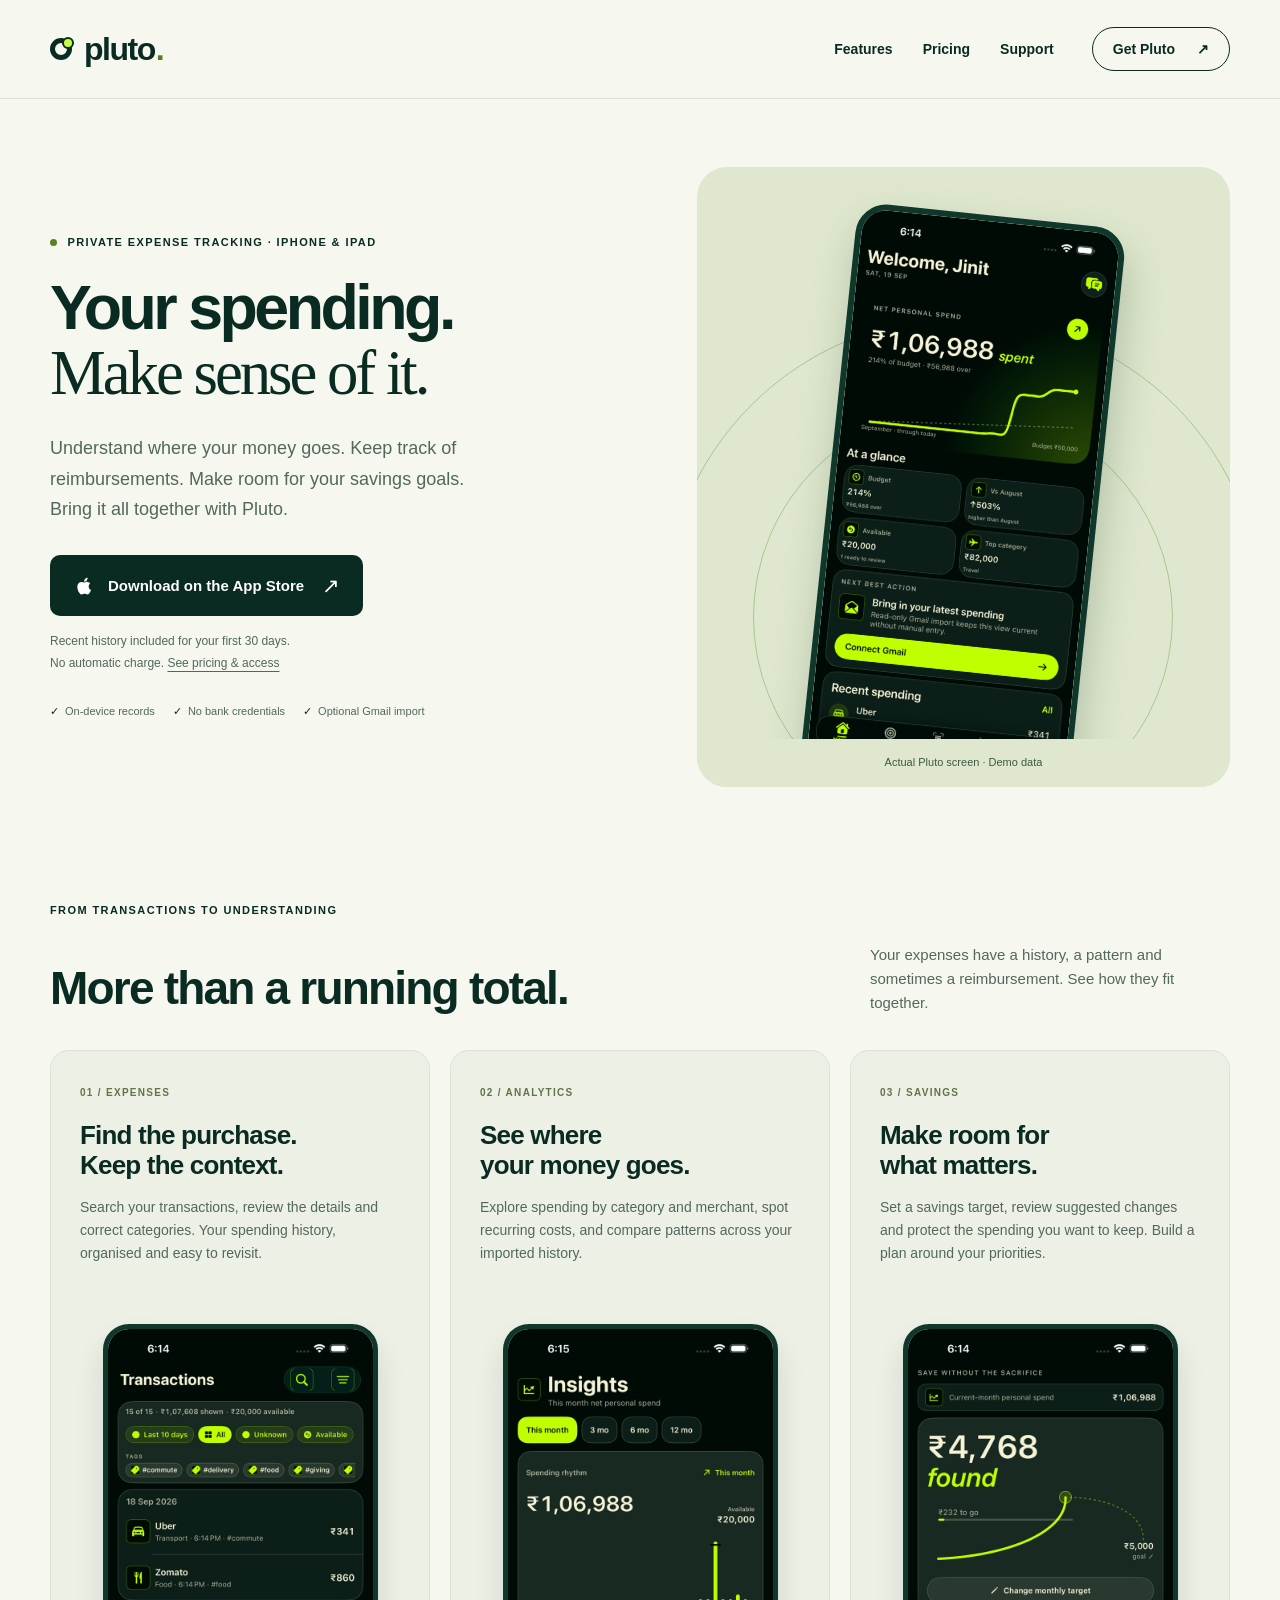
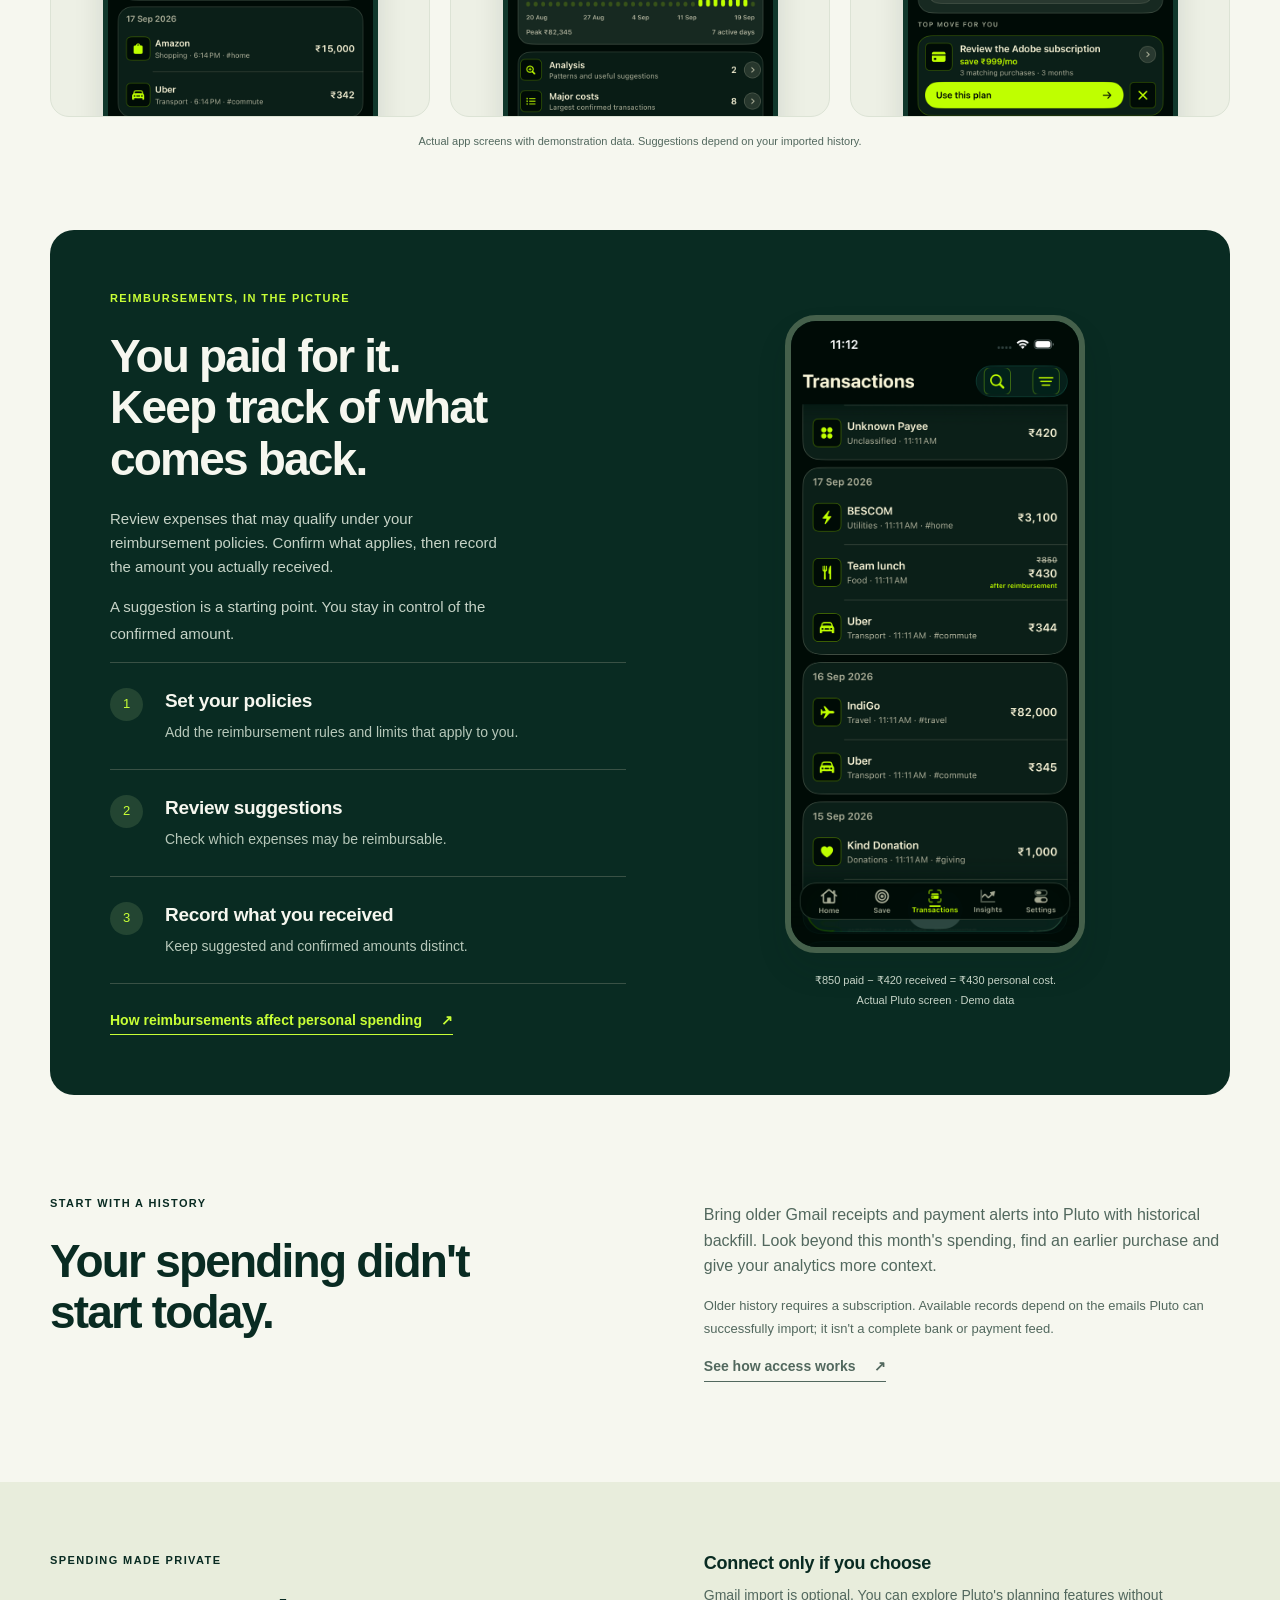
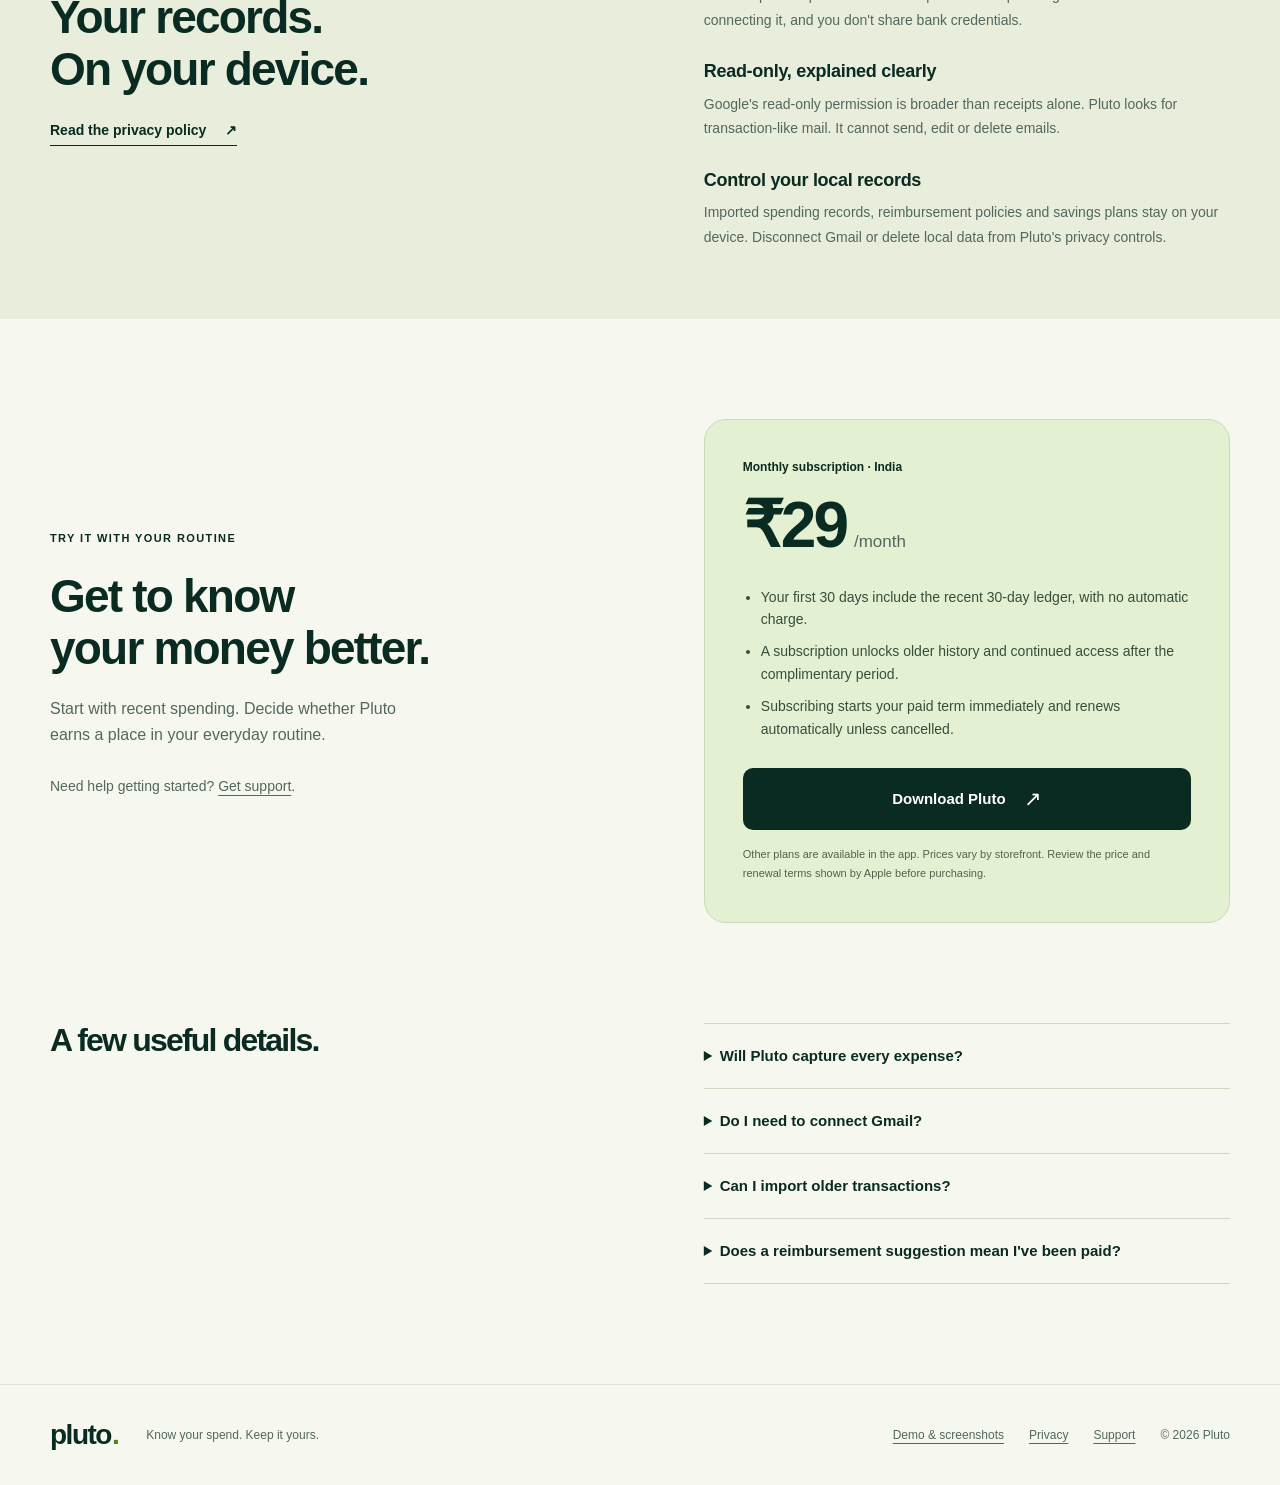
<file: pluto/index.html>
<!doctype html>
<html lang="en">
<head>
  <meta charset="utf-8">
  <meta name="viewport" content="width=device-width, initial-scale=1">
  <meta name="theme-color" content="#092b22">
  <meta name="description" content="Pluto is a private expense tracker for iPhone and iPad. Understand your spending, track reimbursements, plan savings and explore your transaction history.">
  <link rel="canonical" href="https://jinit24.github.io/pluto/">
  <meta property="og:type" content="website">
  <meta property="og:site_name" content="Pluto">
  <meta property="og:title" content="Pluto — Your spending. Make sense of it.">
  <meta property="og:description" content="Private expense tracking, spending analytics, reimbursements and savings plans. Made for iPhone and iPad.">
  <meta property="og:url" content="https://jinit24.github.io/pluto/">
  <meta property="og:image" content="https://jinit24.github.io/pluto/assets/pluto-home.png">
  <meta property="og:image:alt" content="Pluto's expense overview on iPhone, showing demonstration data.">
  <meta name="twitter:card" content="summary_large_image">
  <title>Pluto — Private expense tracker for iPhone &amp; iPad</title>
  <link rel="stylesheet" href="assets/landing.css">
</head>
<body>
  <a class="skip-link" href="#main">Skip to content</a>
  <header class="site-header">
    <nav class="shell navigation" aria-label="Main navigation">
      <a class="brand" href="./" aria-label="Pluto home"><span class="brand-orbit" aria-hidden="true"></span>pluto<span class="brand-dot">.</span></a>
      <div class="nav-links"><a href="#features">Features</a><a href="#pricing">Pricing</a><a href="support/">Support</a></div>
      <a class="nav-download" href="https://apps.apple.com/in/app/pluto-spending-made-private/id6806493023">Get Pluto <span aria-hidden="true">↗</span></a>
    </nav>
  </header>
  <main id="main">
    <section class="shell hero" aria-labelledby="hero-title">
      <div class="hero-copy">
        <p class="eyebrow"><span class="status-dot" aria-hidden="true"></span> Private expense tracking · iPhone &amp; iPad</p>
        <h1 id="hero-title">Your spending.<br><span>Make sense of it.</span></h1>
        <p class="hero-description">Understand where your money goes. Keep track of reimbursements. Make room for your savings goals. Bring it all together with Pluto.</p>
        <a class="button button-dark" href="https://apps.apple.com/in/app/pluto-spending-made-private/id6806493023"><svg viewBox="0 0 24 24" width="22" height="22" fill="currentColor" aria-hidden="true"><path d="M17.1 12.3c0-2 1.6-3 1.7-3.1-1-1.5-2.6-1.7-3.2-1.7-1.4-.2-2.7.8-3.4.8-.7 0-1.8-.8-3-.8-1.5 0-2.9.9-3.7 2.2-1.6 2.8-.4 7 1.2 9.3.8 1.1 1.7 2.3 2.9 2.2 1.2 0 1.6-.7 3-.7s1.8.7 3 .7 2-1.1 2.8-2.2c.9-1.3 1.2-2.5 1.2-2.6-.1 0-2.5-1-2.5-3.8ZM14.9 6c.6-.8 1.1-1.9 1-3-.9 0-2 .6-2.7 1.4-.6.7-1.2 1.8-1.1 2.9 1 .1 2.1-.5 2.8-1.3Z"/></svg> Download on the App Store <span aria-hidden="true">↗</span></a>
        <p class="hero-note">Recent history included for your first 30 days.<br>No automatic charge. <a href="#pricing">See pricing &amp; access</a></p>
        <div class="hero-points"><span>On-device records</span><span>No bank credentials</span><span>Optional Gmail import</span></div>
      </div>
      <figure class="hero-visual">
        <div class="hero-orbit orbit-one" aria-hidden="true"></div><div class="hero-orbit orbit-two" aria-hidden="true"></div>
        <img class="phone hero-phone" src="assets/pluto-home.png" width="660" height="1434" alt="Pluto Home: net personal spend, spending trend, monthly budget and recent transactions, shown with demo data." fetchpriority="high">
        <figcaption>Actual Pluto screen · Demo data</figcaption>
      </figure>
    </section>
    <section class="feature-intro shell" id="features" aria-labelledby="features-title">
      <p class="eyebrow">From transactions to understanding</p>
      <div class="section-heading"><h2 id="features-title">More than a running total.</h2><p>Your expenses have a history, a pattern and sometimes a reimbursement. See how they fit together.</p></div>
      <div class="feature-grid">
        <article class="feature-card">
          <div class="feature-copy"><span class="feature-number">01 / EXPENSES</span><h3>Find the purchase.<br>Keep the context.</h3><p>Search your transactions, review the details and correct categories. Your spending history, organised and easy to revisit.</p></div>
          <div class="screenshot-wrap"><img class="phone" src="assets/pluto-transactions.png" width="660" height="1434" alt="Pluto's transaction history with search, filters, tags and itemised purchases. Demo data." loading="lazy" decoding="async"></div>
        </article>
        <article class="feature-card">
          <div class="feature-copy"><span class="feature-number">02 / ANALYTICS</span><h3>See where<br>your money goes.</h3><p>Explore spending by category and merchant, spot recurring costs, and compare patterns across your imported history.</p></div>
          <div class="screenshot-wrap"><img class="phone" src="assets/pluto-insights.png" width="660" height="1434" alt="Pluto Insights showing a spending chart and category, merchant and recurring-cost breakdowns. Demo data." loading="lazy" decoding="async"></div>
        </article>
        <article class="feature-card">
          <div class="feature-copy"><span class="feature-number">03 / SAVINGS</span><h3>Make room for<br>what matters.</h3><p>Set a savings target, review suggested changes and protect the spending you want to keep. Build a plan around your priorities.</p></div>
          <div class="screenshot-wrap"><img class="phone" src="assets/pluto-save.png" width="660" height="1434" alt="Pluto's savings plan showing a target, suggested spending changes and protected categories. Demo data, not promised savings." loading="lazy" decoding="async"></div>
        </article>
      </div>
      <p class="image-note">Actual app screens with demonstration data. Suggestions depend on your imported history.</p>
    </section>
    <section class="shell reimbursement-section" id="reimbursements" aria-labelledby="reimbursement-title">
      <div class="reimbursement-copy"><p class="eyebrow">Reimbursements, in the picture</p><h2 id="reimbursement-title">You paid for it.<br>Keep track of what<br>comes back.</h2><p>Review expenses that may qualify under your reimbursement policies. Confirm what applies, then record the amount you actually received.</p><p class="subtle">A suggestion is a starting point. You stay in control of the confirmed amount.</p>
      <ol class="reimbursement-steps" aria-label="How reimbursement tracking works">
        <li><span class="step-index" aria-hidden="true">1</span><div><h3>Set your policies</h3><p>Add the reimbursement rules and limits that apply to you.</p></div></li>
        <li><span class="step-index" aria-hidden="true">2</span><div><h3>Review suggestions</h3><p>Check which expenses may be reimbursable.</p></div></li>
        <li><span class="step-index" aria-hidden="true">3</span><div><h3>Record what you received</h3><p>Keep suggested and confirmed amounts distinct.</p></div></li>
      </ol>
      <a class="text-link reimbursement-guide" href="guides/reimbursements-and-personal-spending/">How reimbursements affect personal spending <span aria-hidden="true">↗</span></a></div>
      <figure class="reimbursement-figure"><img class="phone" src="assets/pluto-reimbursements.png" width="660" height="1434" alt="Pluto showing an ₹850 team lunch as ₹430 after a confirmed ₹420 reimbursement. Demo data." loading="lazy" decoding="async"><figcaption>₹850 paid − ₹420 received = ₹430 personal cost.<br>Actual Pluto screen · Demo data</figcaption></figure>
    </section>
    <section class="shell history-section" id="history" aria-labelledby="history-title">
      <div><p class="eyebrow">Start with a history</p><h2 id="history-title">Your spending didn't<br>start today.</h2></div>
      <div class="history-copy"><p>Bring older Gmail receipts and payment alerts into Pluto with historical backfill. Look beyond this month's spending, find an earlier purchase and give your analytics more context.</p><p class="subtle">Older history requires a subscription. Available records depend on the emails Pluto can successfully import; it isn't a complete bank or payment feed.</p><a class="text-link" href="#pricing">See how access works <span aria-hidden="true">↗</span></a></div>
    </section>
    <section class="privacy-section" id="privacy" aria-labelledby="privacy-title">
      <div class="shell privacy-layout"><div><p class="eyebrow">Spending made private</p><h2 id="privacy-title">Your records.<br>On your device.</h2><a class="text-link" href="privacy/">Read the privacy policy <span aria-hidden="true">↗</span></a></div>
        <div class="privacy-details"><article><h3>Connect only if you choose</h3><p>Gmail import is optional. You can explore Pluto's planning features without connecting it, and you don't share bank credentials.</p></article><article><h3>Read-only, explained clearly</h3><p>Google's read-only permission is broader than receipts alone. Pluto looks for transaction-like mail. It cannot send, edit or delete emails.</p></article><article><h3>Control your local records</h3><p>Imported spending records, reimbursement policies and savings plans stay on your device. Disconnect Gmail or delete local data from Pluto's privacy controls.</p></article></div>
      </div>
    </section>
    <section class="shell pricing-section" id="pricing" aria-labelledby="pricing-title">
      <div class="pricing-copy"><p class="eyebrow">Try it with your routine</p><h2 id="pricing-title">Get to know<br>your money better.</h2><p>Start with recent spending. Decide whether Pluto earns a place in your everyday routine.</p><p>Need help getting started? <a href="support/">Get support</a>.</p></div>
      <div class="pricing-card"><p class="price-label">Monthly subscription · India</p><p class="price">₹29<span>/month</span></p><ul><li>Your first 30 days include the recent 30-day ledger, with no automatic charge.</li><li>A subscription unlocks older history and continued access after the complimentary period.</li><li>Subscribing starts your paid term immediately and renews automatically unless cancelled.</li></ul><a class="button button-dark" href="https://apps.apple.com/in/app/pluto-spending-made-private/id6806493023">Download Pluto <span aria-hidden="true">↗</span></a><p class="pricing-note">Other plans are available in the app. Prices vary by storefront. Review the price and renewal terms shown by Apple before purchasing.</p></div>
    </section>
    <section class="shell faq-section" aria-labelledby="faq-title">
      <h2 id="faq-title">A few useful details.</h2>
      <div class="faq-list"><details><summary>Will Pluto capture every expense?</summary><p>No. Your history depends on the records Pluto can successfully import. Some payments may be missing or need category corrections. Review the underlying transactions when using its insights.</p></details><details><summary>Do I need to connect Gmail?</summary><p>No. Gmail is an optional way to import receipts and payment alerts. You can explore planning features without connecting it. Imported spending analytics and reimbursement suggestions need transaction data to work from.</p></details><details><summary>Can I import older transactions?</summary><p>Yes. Historical backfill imports older Gmail receipts and payment alerts that Pluto recognises. Older history requires a subscription, and coverage depends on the messages available.</p></details><details><summary>Does a reimbursement suggestion mean I've been paid?</summary><p>No. Suggestions are based on your policies and transaction data. Review them and record the amount you actually received; a suggested amount is separate from confirmed reimbursement.</p></details></div>
    </section>
  </main>
  <footer class="site-footer"><div class="shell footer-layout"><a class="brand" href="./">pluto<span class="brand-dot">.</span></a><p>Know your spend. Keep it yours.</p><div><a href="media/">Demo &amp; screenshots</a><a href="privacy/">Privacy</a><a href="support/">Support</a><span>© 2026 Pluto</span></div></div></footer>
</body>
</html>
</file>
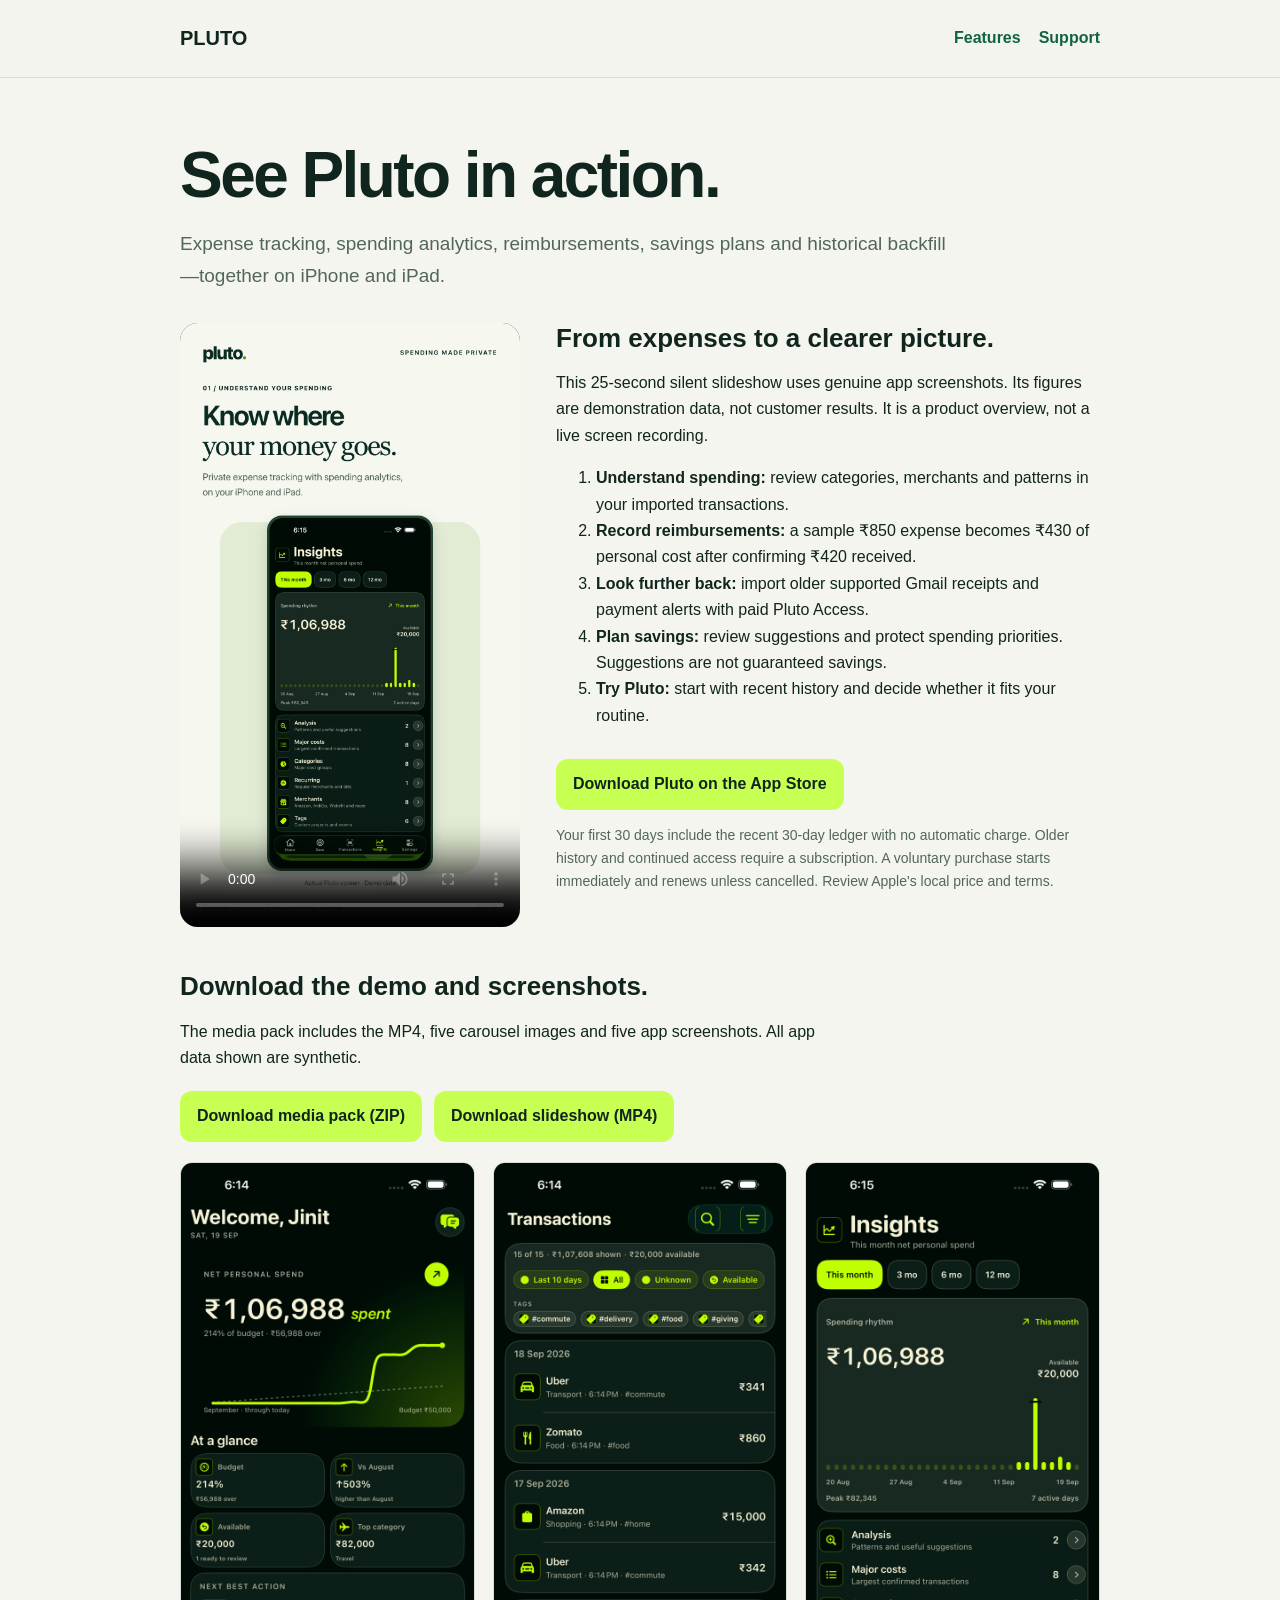
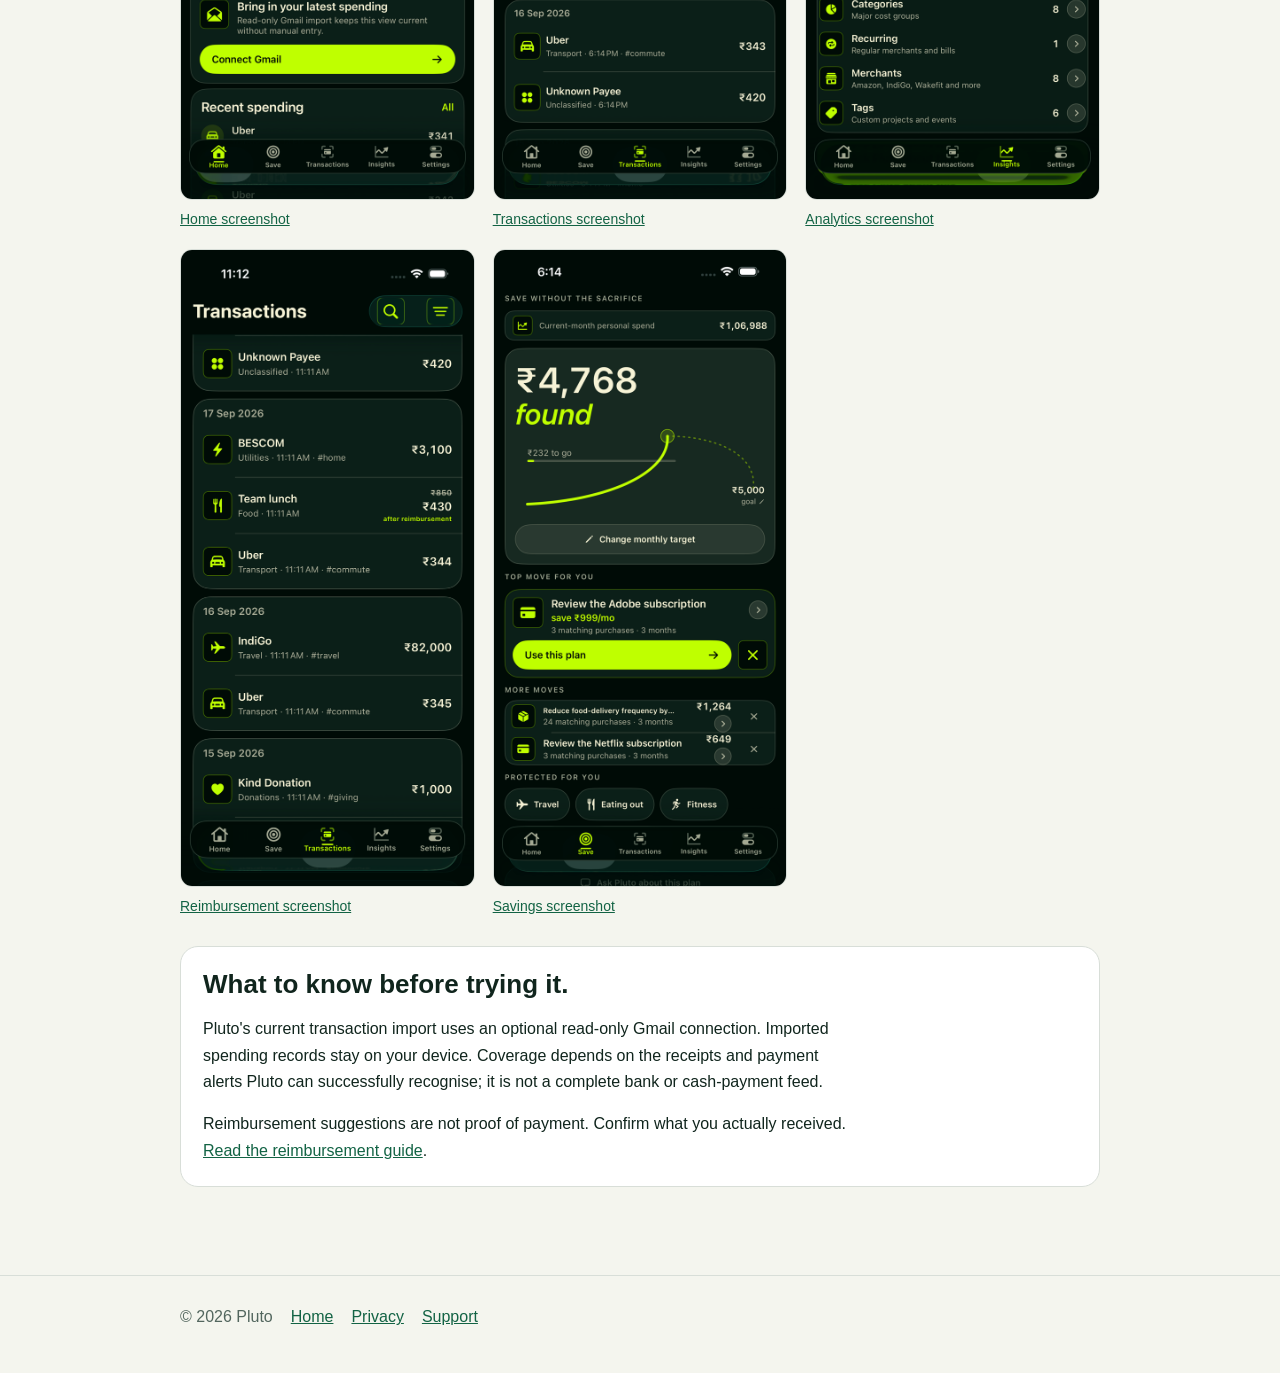
<file: pluto/media/index.html>
<!doctype html>
<html lang="en">
<head>
  <meta charset="utf-8">
  <meta name="viewport" content="width=device-width, initial-scale=1">
  <meta name="description" content="See Pluto's expense tracking, analytics, reimbursements and savings features. Watch a short product slideshow and download genuine screenshots.">
  <title>Pluto demo and screenshots</title>
  <link rel="canonical" href="https://jinit24.github.io/pluto/media/">
  <meta property="og:title" content="Pluto — Demo and screenshots">
  <meta property="og:description" content="Private expense tracking, spending analytics, reimbursements, savings and historical backfill for iPhone and iPad.">
  <meta property="og:type" content="website">
  <meta property="og:url" content="https://jinit24.github.io/pluto/media/">
  <meta property="og:image" content="https://jinit24.github.io/pluto/media/carousel/02-reimbursements.png">
  <link rel="stylesheet" href="../assets/site.css">
  <style>
    h1 { font-size: clamp(36px, 7vw, 64px); line-height: 1.05; }
    .intro { font-size: 19px; color: var(--muted); }
    .demo-layout { display: grid; grid-template-columns: minmax(0, 340px) minmax(0, 1fr); gap: 36px; align-items: start; margin-top: 32px; }
    video { display: block; width: 100%; aspect-ratio: 9 / 16; background: #092b22; border-radius: 18px; }
    .demo-copy h2 { margin-top: 0; }
    .note { color: var(--muted); font-size: 14px; }
    .downloads { display: flex; gap: 12px; flex-wrap: wrap; margin: 20px 0; }
    .downloads .button { margin: 0; }
    .screens { display: grid; grid-template-columns: repeat(3, minmax(0, 1fr)); gap: 18px; }
    figure { margin: 0; }
    .screens img { display: block; width: 100%; height: auto; border-radius: 12px; border: 1px solid var(--line); }
    figcaption { margin-top: 8px; font-size: 14px; }
    .facts { margin-top: 28px; padding: 22px; border: 1px solid var(--line); border-radius: 18px; background: white; }
    .facts h2 { margin-top: 0; }
    .facts p:last-child { margin-bottom: 0; }
    a:focus-visible { outline: 3px solid #126344; outline-offset: 4px; }
    .skip-link { position: absolute; left: 16px; top: -60px; padding: 8px 12px; background: white; z-index: 5; }
    .skip-link:focus { top: 8px; }
    footer .shell { display: flex; gap: 18px; flex-wrap: wrap; }
    @media (max-width: 680px) { .demo-layout { grid-template-columns: 1fr; gap: 24px; } video { max-width: 340px; margin: auto; } .screens { grid-template-columns: repeat(2, minmax(0, 1fr)); } }
    @media (max-width: 380px) { .screens { grid-template-columns: 1fr; } }
  </style>
</head>
<body>
  <a class="skip-link" href="#main">Skip to content</a>
  <header><nav class="shell" aria-label="Main navigation"><a class="brand" href="../">PLUTO</a><a href="../#features">Features</a><a href="../support/">Support</a></nav></header>
  <main class="shell" id="main">
    <h1>See Pluto in action.</h1>
    <p class="intro">Expense tracking, spending analytics, reimbursements, savings plans and historical backfill—together on iPhone and iPad.</p>
    <section class="demo-layout" aria-label="Product slideshow and description">
      <video controls playsinline preload="metadata" poster="poster.png" aria-label="25-second silent Pluto product slideshow; text description follows">
        <source src="pluto-product-slideshow-25s.mp4" type="video/mp4">
        <p>Your browser cannot play this video. <a href="pluto-product-slideshow-25s.mp4">Download the MP4</a> or read the description below.</p>
      </video>
      <div class="demo-copy">
        <h2>From expenses to a clearer picture.</h2>
        <p>This 25-second silent slideshow uses genuine app screenshots. Its figures are demonstration data, not customer results. It is a product overview, not a live screen recording.</p>
        <ol>
          <li><strong>Understand spending:</strong> review categories, merchants and patterns in your imported transactions.</li>
          <li><strong>Record reimbursements:</strong> a sample ₹850 expense becomes ₹430 of personal cost after confirming ₹420 received.</li>
          <li><strong>Look further back:</strong> import older supported Gmail receipts and payment alerts with paid Pluto Access.</li>
          <li><strong>Plan savings:</strong> review suggestions and protect spending priorities. Suggestions are not guaranteed savings.</li>
          <li><strong>Try Pluto:</strong> start with recent history and decide whether it fits your routine.</li>
        </ol>
        <a class="button" href="https://apps.apple.com/in/app/pluto-spending-made-private/id6806493023">Download Pluto on the App Store</a>
        <p class="note">Your first 30 days include the recent 30-day ledger with no automatic charge. Older history and continued access require a subscription. A voluntary purchase starts immediately and renews unless cancelled. Review Apple's local price and terms.</p>
      </div>
    </section>
    <section aria-labelledby="downloads-title">
      <h2 id="downloads-title">Download the demo and screenshots.</h2>
      <p>The media pack includes the MP4, five carousel images and five app screenshots. All app data shown are synthetic.</p>
      <div class="downloads"><a class="button" href="pluto-media-pack.zip" download>Download media pack (ZIP)</a><a class="button" href="pluto-product-slideshow-25s.mp4" download>Download slideshow (MP4)</a></div>
      <div class="screens">
        <figure><a href="../assets/pluto-home.png" download><img src="../assets/pluto-home.png" width="660" height="1434" alt="Pluto Home with spending trend, budget and recent transactions. Demo data." loading="lazy"></a><figcaption><a href="../assets/pluto-home.png" download>Home screenshot</a></figcaption></figure>
        <figure><a href="../assets/pluto-transactions.png" download><img src="../assets/pluto-transactions.png" width="660" height="1434" alt="Pluto transaction list with search and filters. Demo data." loading="lazy"></a><figcaption><a href="../assets/pluto-transactions.png" download>Transactions screenshot</a></figcaption></figure>
        <figure><a href="../assets/pluto-insights.png" download><img src="../assets/pluto-insights.png" width="660" height="1434" alt="Pluto spending analytics and category breakdowns. Demo data." loading="lazy"></a><figcaption><a href="../assets/pluto-insights.png" download>Analytics screenshot</a></figcaption></figure>
        <figure><a href="../assets/pluto-reimbursements.png" download><img src="../assets/pluto-reimbursements.png" width="660" height="1434" alt="Pluto showing a sample ₹850 lunch as ₹430 after a confirmed ₹420 reimbursement." loading="lazy"></a><figcaption><a href="../assets/pluto-reimbursements.png" download>Reimbursement screenshot</a></figcaption></figure>
        <figure><a href="../assets/pluto-save.png" download><img src="../assets/pluto-save.png" width="660" height="1434" alt="Pluto savings plan and suggested changes. Demo data; not a promised outcome." loading="lazy"></a><figcaption><a href="../assets/pluto-save.png" download>Savings screenshot</a></figcaption></figure>
      </div>
    </section>
    <aside class="facts" aria-labelledby="coverage-title">
      <h2 id="coverage-title">What to know before trying it.</h2>
      <p>Pluto's current transaction import uses an optional read-only Gmail connection. Imported spending records stay on your device. Coverage depends on the receipts and payment alerts Pluto can successfully recognise; it is not a complete bank or cash-payment feed.</p>
      <p>Reimbursement suggestions are not proof of payment. Confirm what you actually received. <a href="../guides/reimbursements-and-personal-spending/">Read the reimbursement guide</a>.</p>
    </aside>
  </main>
  <footer><div class="shell"><span>© 2026 Pluto</span><a href="../">Home</a><a href="../privacy/">Privacy</a><a href="../support/">Support</a></div></footer>
</body>
</html>
</file>
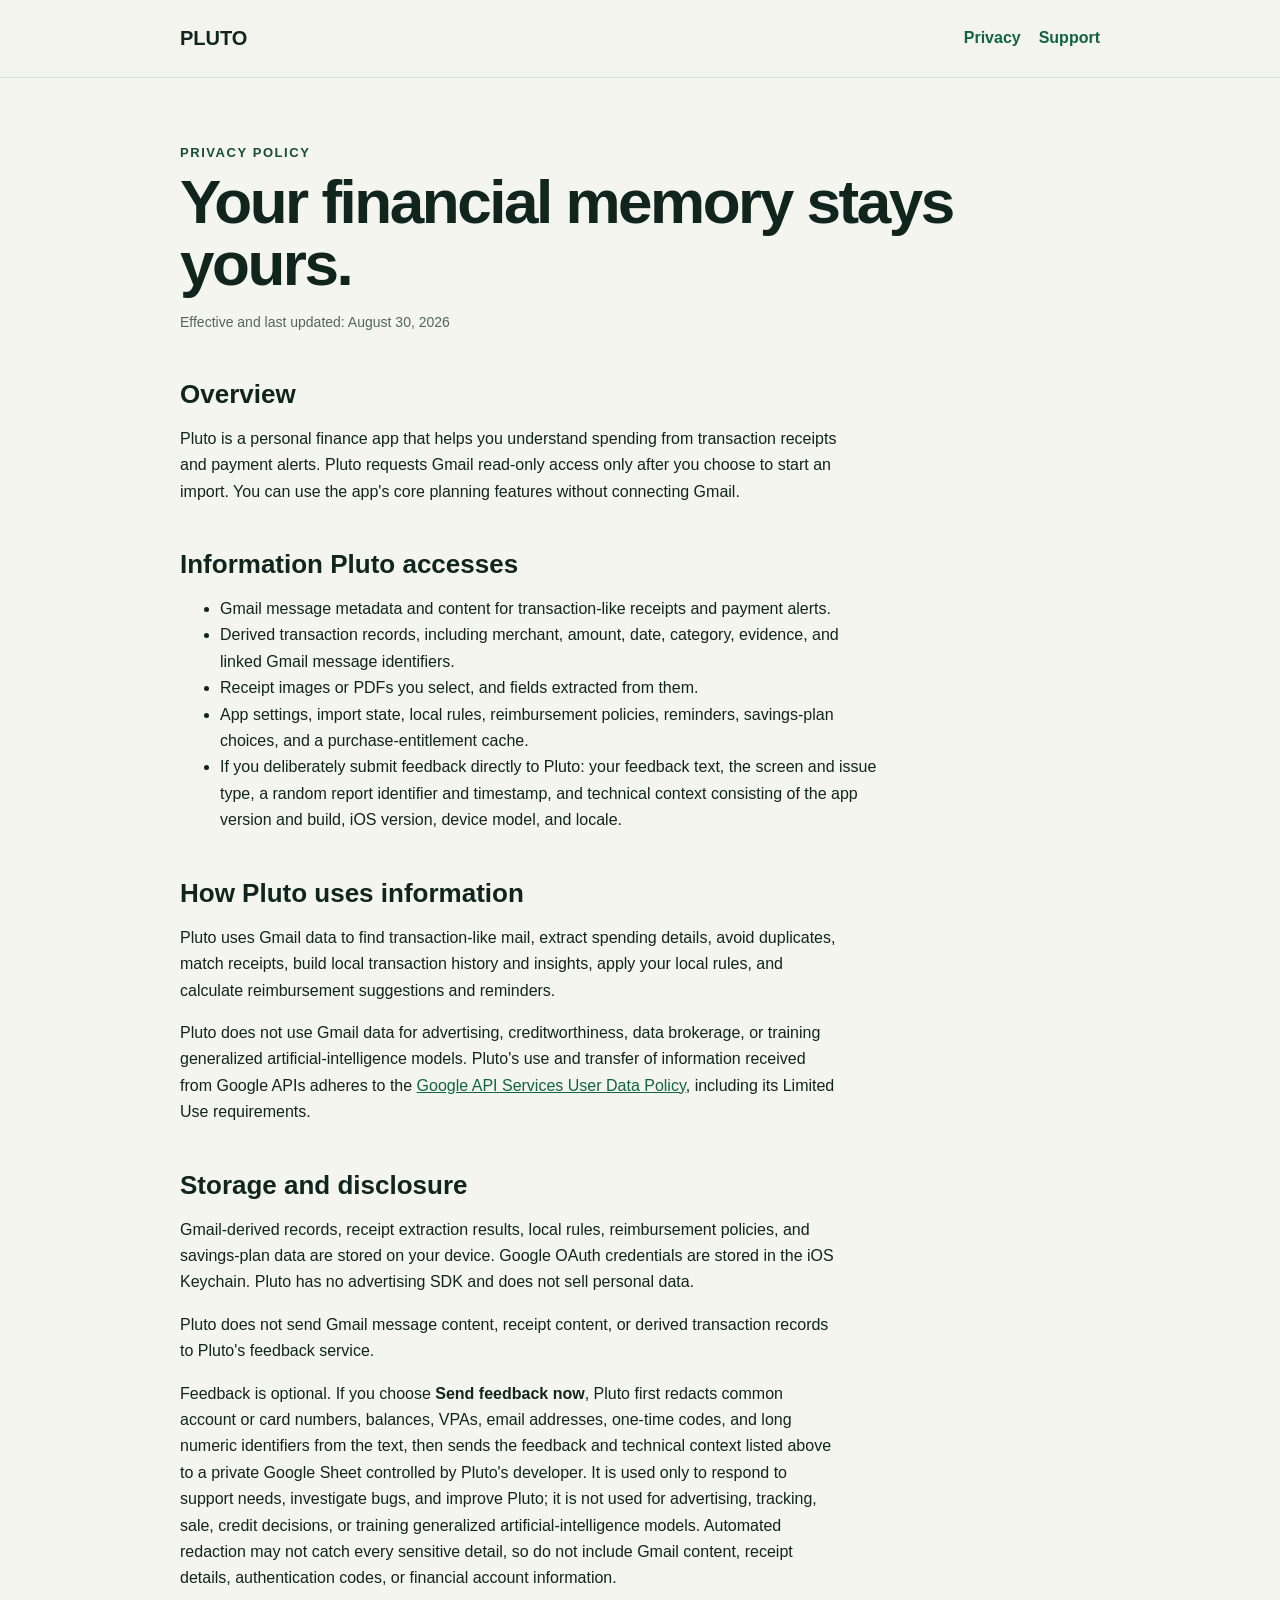
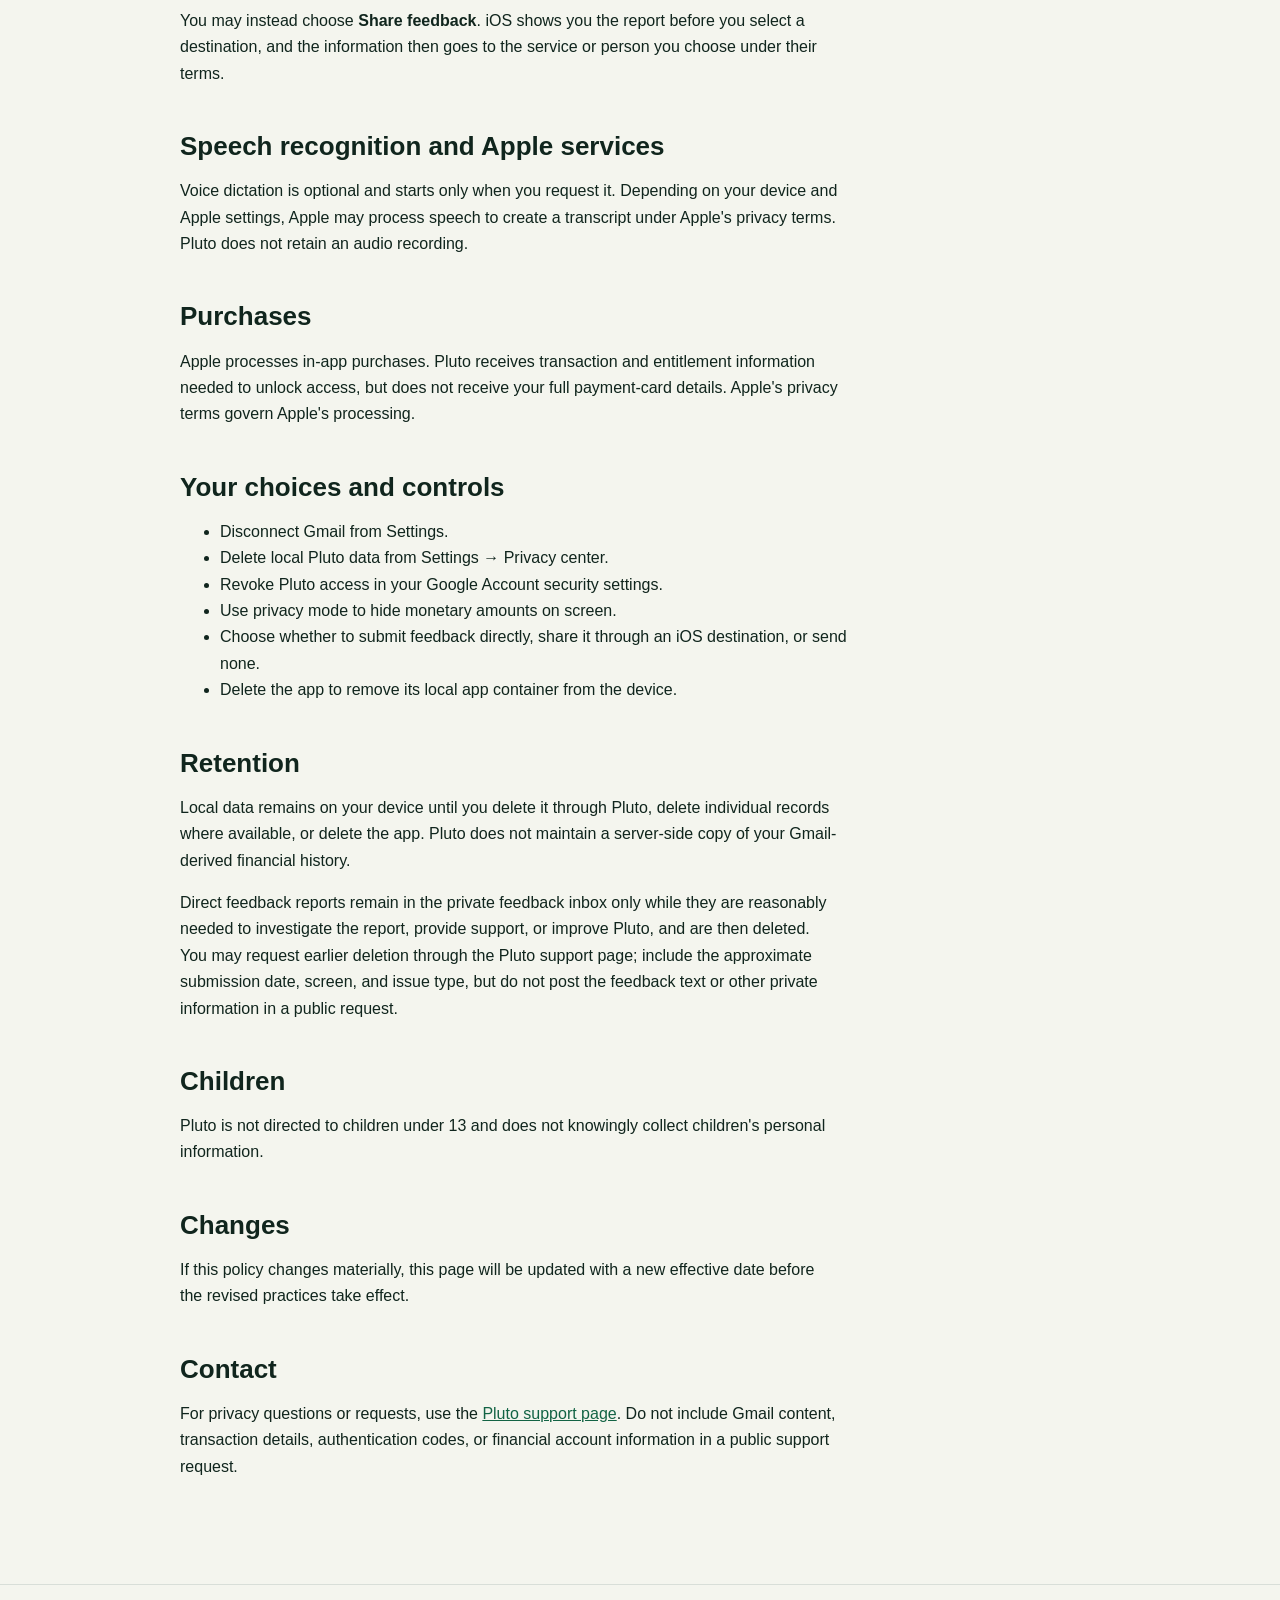
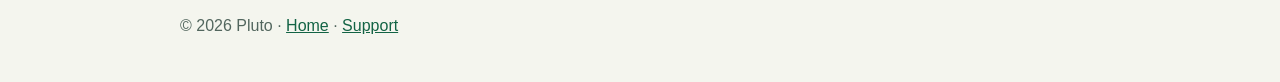
<file: pluto/privacy/index.html>
<!doctype html>
<html lang="en">
<head>
  <meta charset="utf-8">
  <meta name="viewport" content="width=device-width, initial-scale=1">
  <meta name="description" content="Pluto Privacy Policy">
  <title>Privacy Policy — Pluto</title>
  <link rel="stylesheet" href="../assets/site.css">
</head>
<body>
  <header><nav class="shell"><a class="brand" href="../">PLUTO</a><a href="./">Privacy</a><a href="../support/">Support</a></nav></header>
  <main class="shell">
    <p class="eyebrow" style="color: var(--green)">Privacy Policy</p>
    <h1 style="font-size: clamp(38px, 7vw, 62px)">Your financial memory stays yours.</h1>
    <p class="updated">Effective and last updated: August 30, 2026</p>

    <h2>Overview</h2>
    <p>Pluto is a personal finance app that helps you understand spending from transaction receipts and payment alerts. Pluto requests Gmail read-only access only after you choose to start an import. You can use the app's core planning features without connecting Gmail.</p>

    <h2>Information Pluto accesses</h2>
    <ul>
      <li>Gmail message metadata and content for transaction-like receipts and payment alerts.</li>
      <li>Derived transaction records, including merchant, amount, date, category, evidence, and linked Gmail message identifiers.</li>
      <li>Receipt images or PDFs you select, and fields extracted from them.</li>
      <li>App settings, import state, local rules, reimbursement policies, reminders, savings-plan choices, and a purchase-entitlement cache.</li>
      <li>If you deliberately submit feedback directly to Pluto: your feedback text, the screen and issue type, a random report identifier and timestamp, and technical context consisting of the app version and build, iOS version, device model, and locale.</li>
    </ul>

    <h2>How Pluto uses information</h2>
    <p>Pluto uses Gmail data to find transaction-like mail, extract spending details, avoid duplicates, match receipts, build local transaction history and insights, apply your local rules, and calculate reimbursement suggestions and reminders.</p>
    <p>Pluto does not use Gmail data for advertising, creditworthiness, data brokerage, or training generalized artificial-intelligence models. Pluto's use and transfer of information received from Google APIs adheres to the <a href="https://developers.google.com/terms/api-services-user-data-policy">Google API Services User Data Policy</a>, including its Limited Use requirements.</p>

    <h2>Storage and disclosure</h2>
    <p>Gmail-derived records, receipt extraction results, local rules, reimbursement policies, and savings-plan data are stored on your device. Google OAuth credentials are stored in the iOS Keychain. Pluto has no advertising SDK and does not sell personal data.</p>
    <p>Pluto does not send Gmail message content, receipt content, or derived transaction records to Pluto's feedback service.</p>
    <p>Feedback is optional. If you choose <strong>Send feedback now</strong>, Pluto first redacts common account or card numbers, balances, VPAs, email addresses, one-time codes, and long numeric identifiers from the text, then sends the feedback and technical context listed above to a private Google Sheet controlled by Pluto's developer. It is used only to respond to support needs, investigate bugs, and improve Pluto; it is not used for advertising, tracking, sale, credit decisions, or training generalized artificial-intelligence models. Automated redaction may not catch every sensitive detail, so do not include Gmail content, receipt details, authentication codes, or financial account information.</p>
    <p>You may instead choose <strong>Share feedback</strong>. iOS shows you the report before you select a destination, and the information then goes to the service or person you choose under their terms.</p>

    <h2>Speech recognition and Apple services</h2>
    <p>Voice dictation is optional and starts only when you request it. Depending on your device and Apple settings, Apple may process speech to create a transcript under Apple's privacy terms. Pluto does not retain an audio recording.</p>

    <h2>Purchases</h2>
    <p>Apple processes in-app purchases. Pluto receives transaction and entitlement information needed to unlock access, but does not receive your full payment-card details. Apple's privacy terms govern Apple's processing.</p>

    <h2>Your choices and controls</h2>
    <ul>
      <li>Disconnect Gmail from Settings.</li>
      <li>Delete local Pluto data from Settings → Privacy center.</li>
      <li>Revoke Pluto access in your Google Account security settings.</li>
      <li>Use privacy mode to hide monetary amounts on screen.</li>
      <li>Choose whether to submit feedback directly, share it through an iOS destination, or send none.</li>
      <li>Delete the app to remove its local app container from the device.</li>
    </ul>

    <h2>Retention</h2>
    <p>Local data remains on your device until you delete it through Pluto, delete individual records where available, or delete the app. Pluto does not maintain a server-side copy of your Gmail-derived financial history.</p>
    <p>Direct feedback reports remain in the private feedback inbox only while they are reasonably needed to investigate the report, provide support, or improve Pluto, and are then deleted. You may request earlier deletion through the Pluto support page; include the approximate submission date, screen, and issue type, but do not post the feedback text or other private information in a public request.</p>

    <h2>Children</h2>
    <p>Pluto is not directed to children under 13 and does not knowingly collect children's personal information.</p>

    <h2>Changes</h2>
    <p>If this policy changes materially, this page will be updated with a new effective date before the revised practices take effect.</p>

    <h2>Contact</h2>
    <p>For privacy questions or requests, use the <a href="../support/">Pluto support page</a>. Do not include Gmail content, transaction details, authentication codes, or financial account information in a public support request.</p>
  </main>
  <footer><div class="shell">© 2026 Pluto · <a href="../">Home</a> · <a href="../support/">Support</a></div></footer>
</body>
</html>
</file>
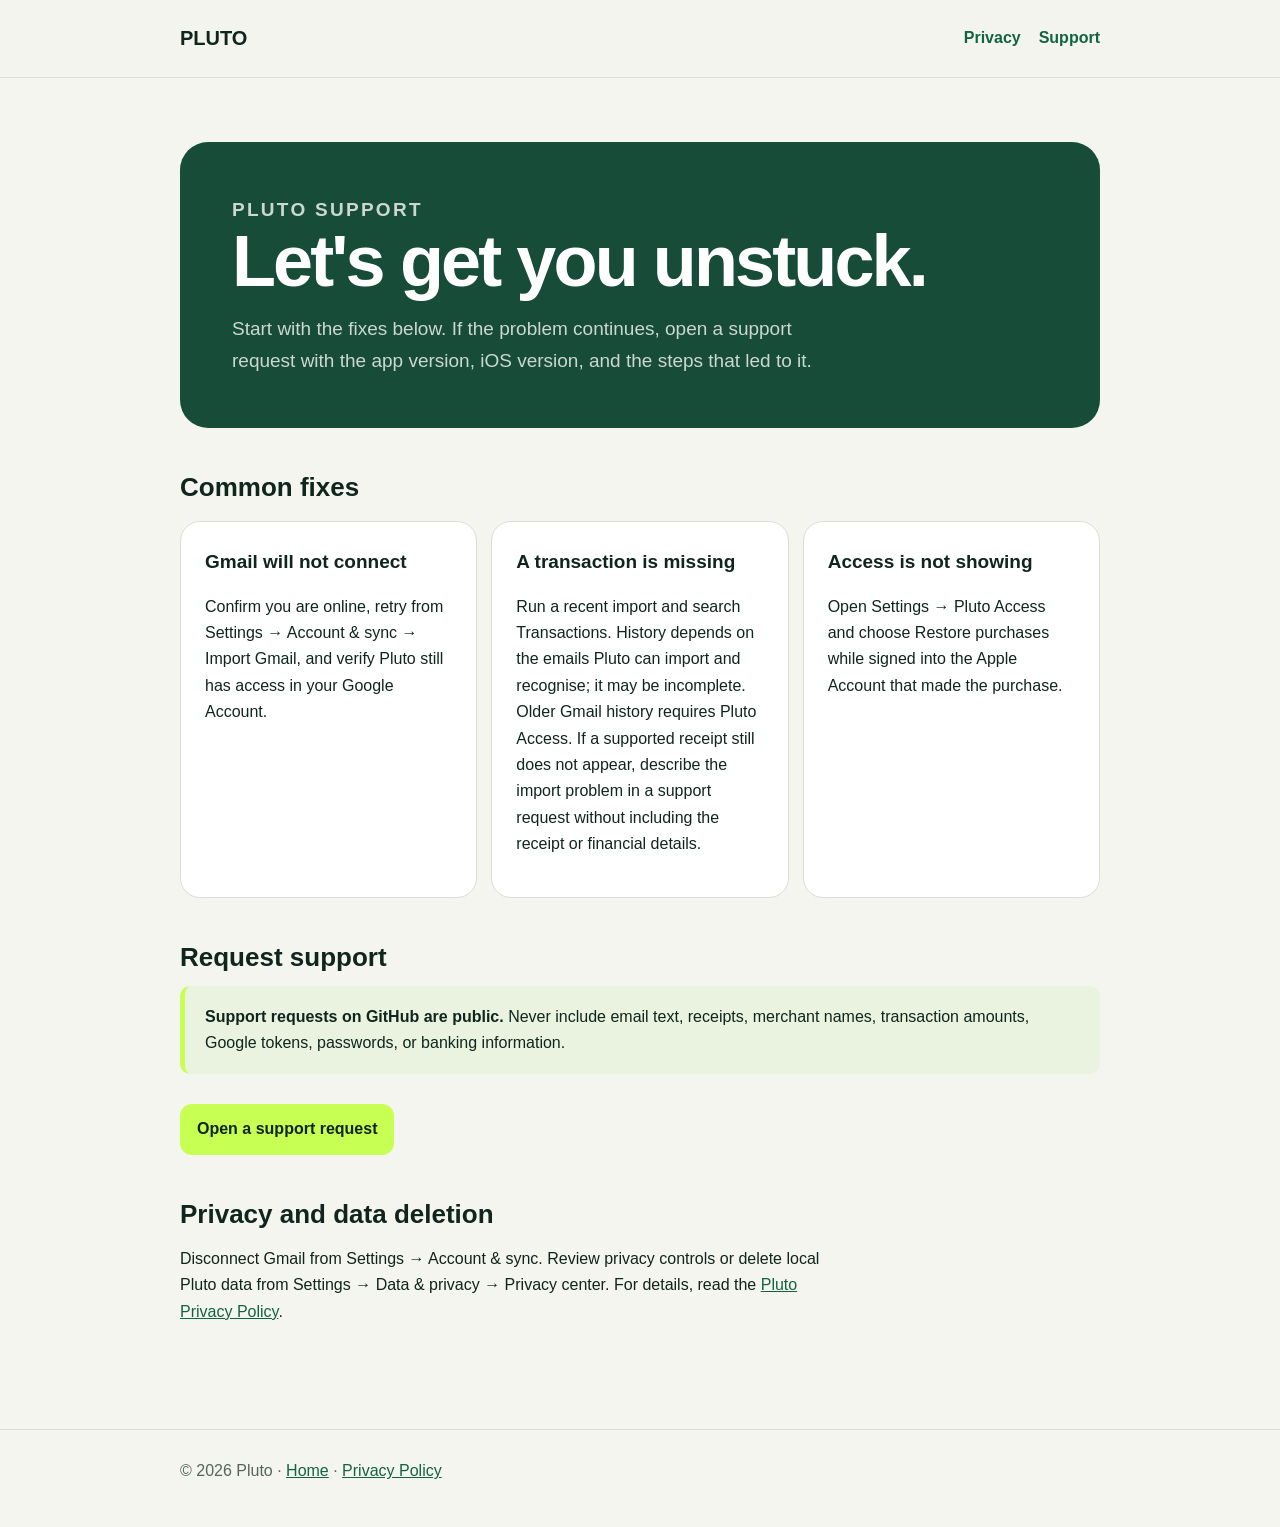
<file: pluto/support/index.html>
<!doctype html>
<html lang="en">
<head>
  <meta charset="utf-8">
  <meta name="viewport" content="width=device-width, initial-scale=1">
  <meta name="description" content="Help and support for Pluto">
  <title>Support — Pluto</title>
  <link rel="stylesheet" href="../assets/site.css">
</head>
<body>
  <header><nav class="shell"><a class="brand" href="../">PLUTO</a><a href="../privacy/">Privacy</a><a href="./">Support</a></nav></header>
  <main class="shell">
    <section class="hero">
      <p class="eyebrow">Pluto Support</p>
      <h1>Let's get you unstuck.</h1>
      <p>Start with the fixes below. If the problem continues, open a support request with the app version, iOS version, and the steps that led to it.</p>
    </section>

    <h2>Common fixes</h2>
    <section class="grid">
      <article class="card"><h3>Gmail will not connect</h3><p>Confirm you are online, retry from Settings → Account &amp; sync → Import Gmail, and verify Pluto still has access in your Google Account.</p></article>
      <article class="card"><h3>A transaction is missing</h3><p>Run a recent import and search Transactions. History depends on the emails Pluto can import and recognise; it may be incomplete. Older Gmail history requires Pluto Access. If a supported receipt still does not appear, describe the import problem in a support request without including the receipt or financial details.</p></article>
      <article class="card"><h3>Access is not showing</h3><p>Open Settings → Pluto Access and choose Restore purchases while signed into the Apple Account that made the purchase.</p></article>
    </section>

    <h2>Request support</h2>
    <div class="notice"><strong>Support requests on GitHub are public.</strong> Never include email text, receipts, merchant names, transaction amounts, Google tokens, passwords, or banking information.</div>
    <p><a class="button" href="https://github.com/jinit24/jinit24.github.io/issues/new?title=%5BPluto%5D%20Support%20request&amp;body=App%20version%3A%0AiOS%20version%3A%0AWhat%20happened%3A%0ASteps%20to%20reproduce%3A%0A%0APlease%20do%20not%20include%20private%20financial%20or%20Gmail%20data.">Open a support request</a></p>

    <h2>Privacy and data deletion</h2>
    <p>Disconnect Gmail from Settings → Account &amp; sync. Review privacy controls or delete local Pluto data from Settings → Data &amp; privacy → Privacy center. For details, read the <a href="../privacy/">Pluto Privacy Policy</a>.</p>
  </main>
  <footer><div class="shell">© 2026 Pluto · <a href="../">Home</a> · <a href="../privacy/">Privacy Policy</a></div></footer>
</body>
</html>
</file>
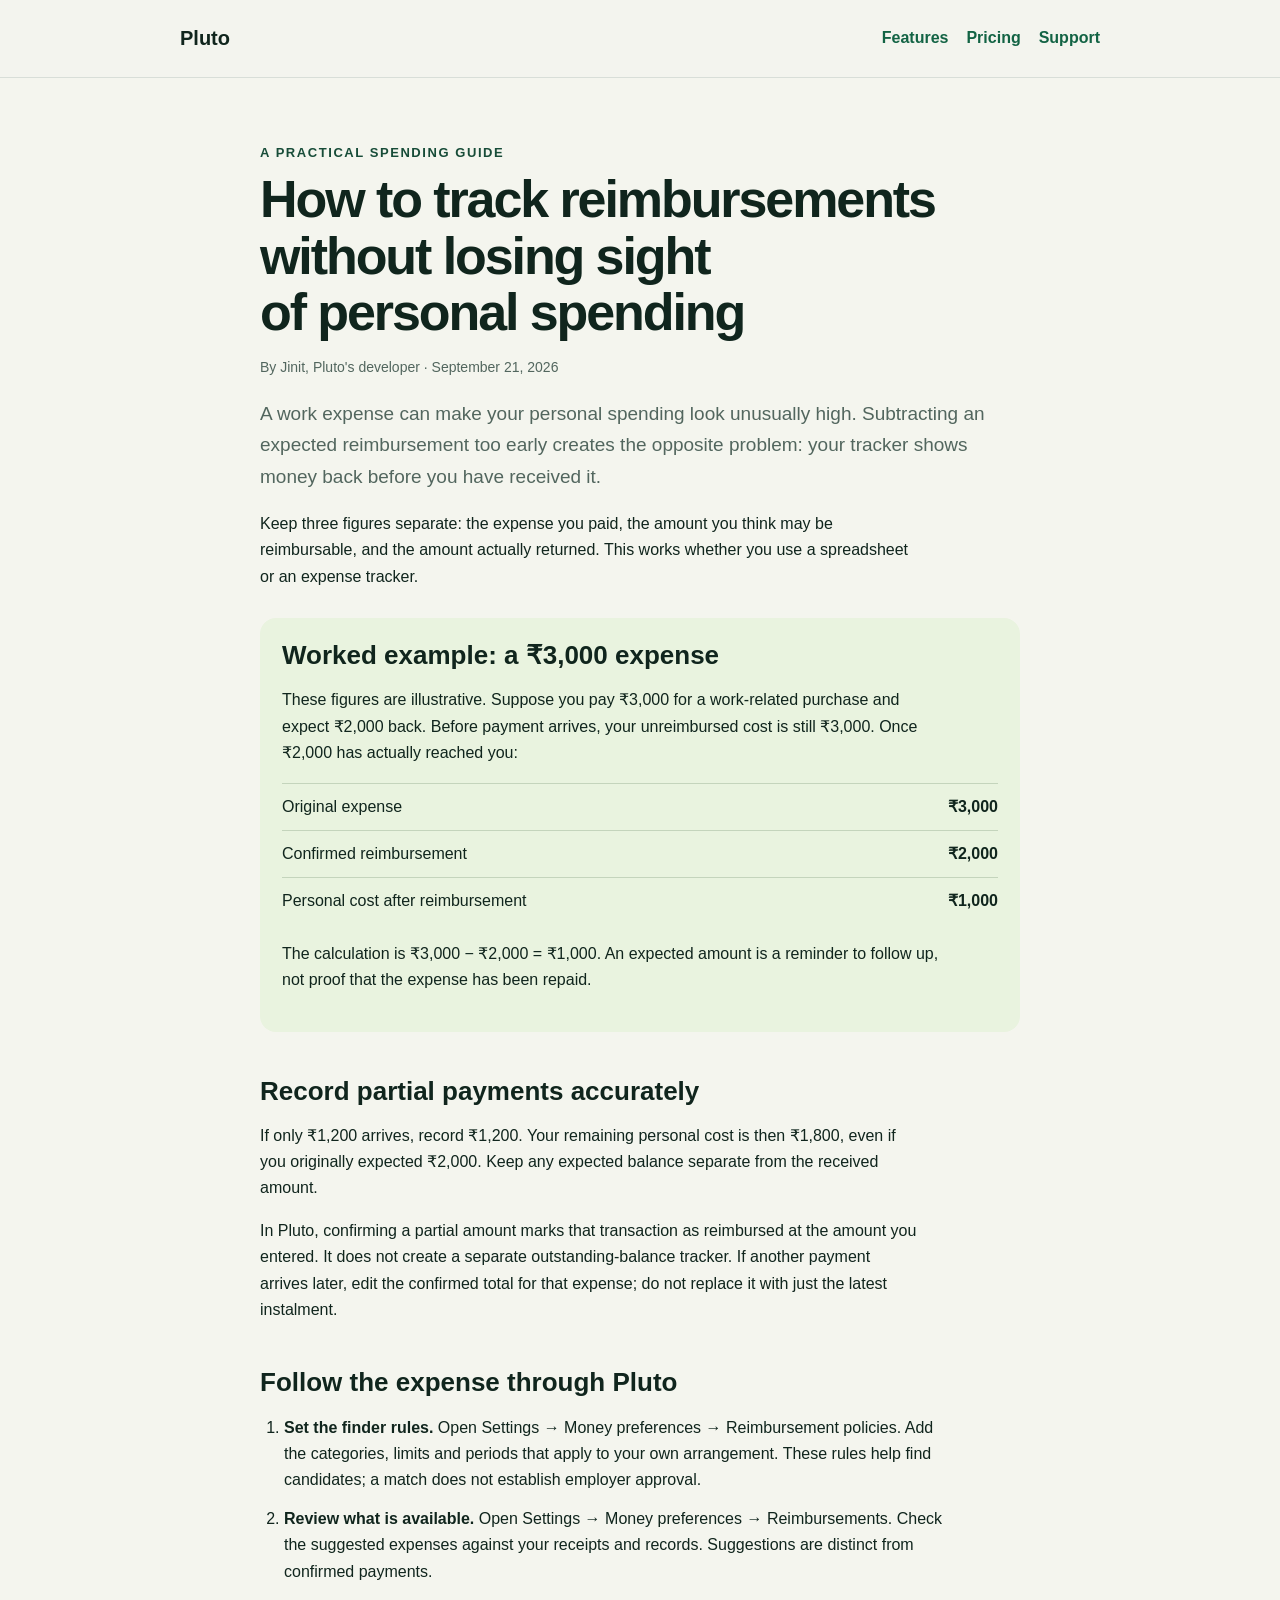
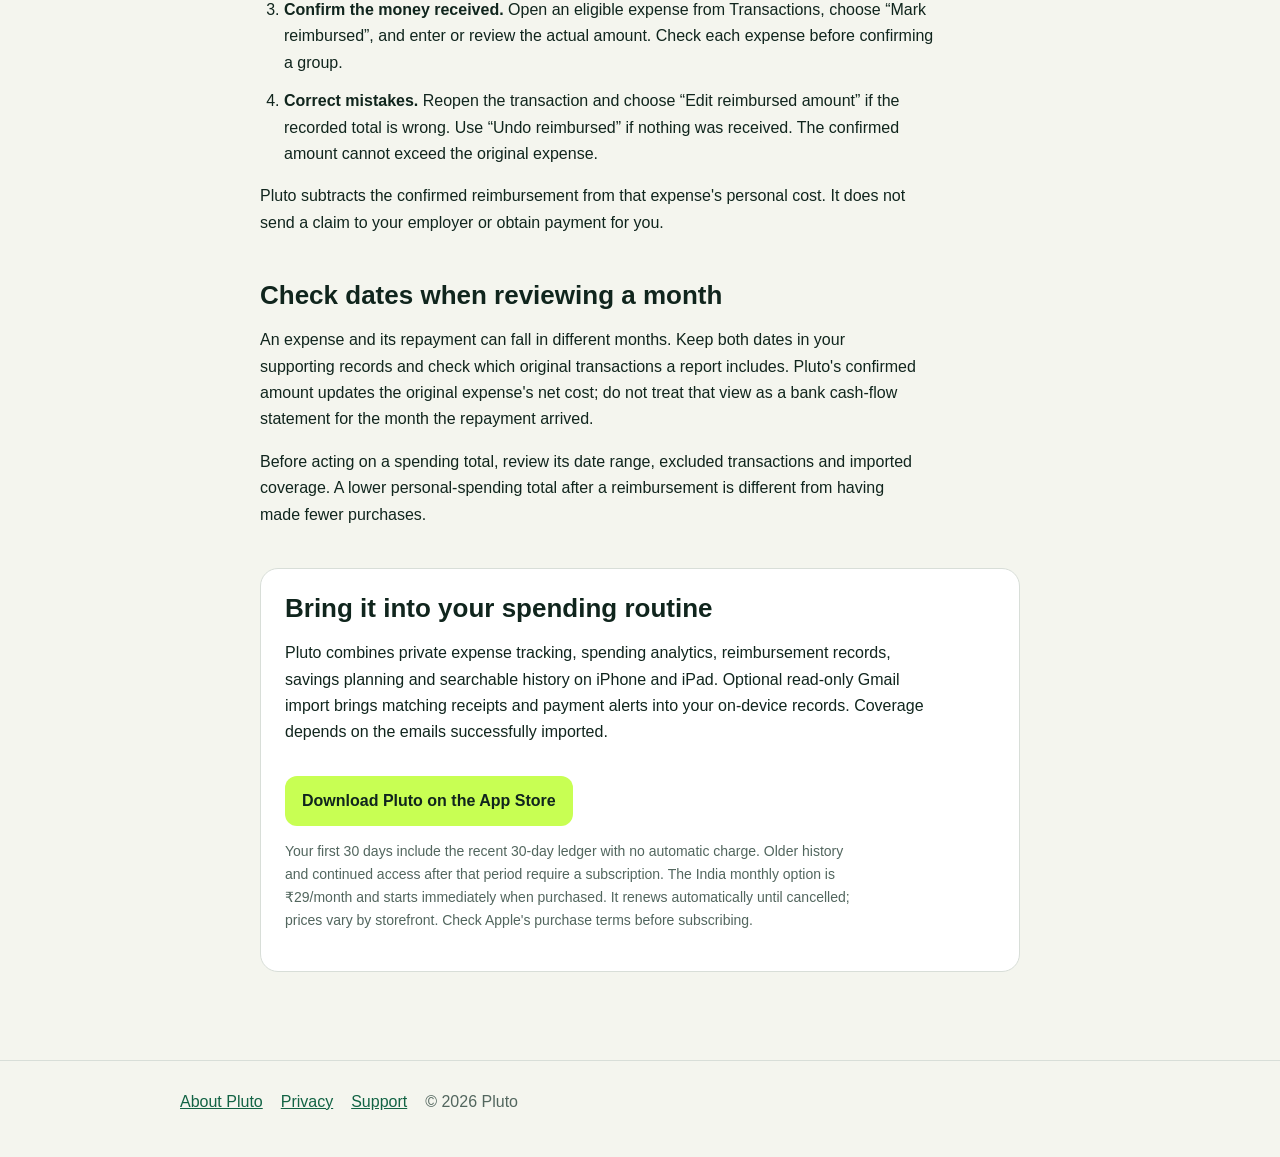
<file: pluto/guides/reimbursements-and-personal-spending/index.html>
<!doctype html>
<html lang="en">
<head>
  <meta charset="utf-8">
  <meta name="viewport" content="width=device-width, initial-scale=1">
  <meta name="theme-color" content="#174c38">
  <title>How to track reimbursements without losing sight of personal spending | Pluto</title>
  <meta name="description" content="Separate expenses, expected reimbursements and money actually returned. A worked example and practical steps for tracking personal spending in Pluto on iPhone.">
  <link rel="canonical" href="https://jinit24.github.io/pluto/guides/reimbursements-and-personal-spending/">
  <meta property="og:type" content="article">
  <meta property="og:site_name" content="Pluto">
  <meta property="og:title" content="How to track reimbursements without losing sight of personal spending">
  <meta property="og:description" content="Know what you paid, what might come back, and what actually did. A practical reimbursement-tracking guide with a worked example.">
  <meta property="og:url" content="https://jinit24.github.io/pluto/guides/reimbursements-and-personal-spending/">
  <meta name="twitter:card" content="summary">
  <link rel="stylesheet" href="../../assets/site.css">
  <style>
    .guide { max-width: 760px; }
    .guide h1 { font-size: clamp(34px, 6vw, 52px); line-height: 1.08; text-wrap: balance; }
    .guide .eyebrow { color: var(--green); }
    .guide .intro { font-size: 19px; color: var(--muted); }
    .guide ol { padding-left: 24px; }
    .guide li + li { margin-top: 12px; }
    .guide .example { margin: 28px 0; padding: 22px; background: #e9f3df; border-radius: 16px; }
    .guide .example h2 { margin-top: 0; }
    .guide .example dl { margin: 16px 0 0; }
    .guide .example dl div { display: flex; justify-content: space-between; gap: 20px; padding: 10px 0; border-top: 1px solid #c4d4bc; }
    .guide .example dd { margin: 0; font-weight: 750; white-space: nowrap; }
    .guide .try { margin-top: 40px; padding: 24px; border: 1px solid var(--line); border-radius: 18px; background: white; }
    .guide .try h2 { margin-top: 0; }
    .guide .terms { font-size: 14px; color: var(--muted); }
    .skip-link { position: absolute; left: 16px; top: -60px; padding: 8px 12px; background: white; z-index: 5; }
    .skip-link:focus { top: 8px; }
    a:focus-visible { outline: 3px solid #126344; outline-offset: 4px; }
    footer .shell { display: flex; flex-wrap: wrap; gap: 18px; }
  </style>
</head>
<body>
  <a class="skip-link" href="#main">Skip to guide</a>
  <header>
    <nav class="shell" aria-label="Main navigation">
      <a class="brand" href="../../">Pluto</a>
      <a href="../../#features">Features</a>
      <a href="../../#pricing">Pricing</a>
      <a href="../../support/">Support</a>
    </nav>
  </header>
  <main id="main" class="shell guide">
    <article aria-labelledby="guide-title">
      <p class="eyebrow">A practical spending guide</p>
      <h1 id="guide-title">How to track reimbursements without losing sight of personal spending</h1>
      <p class="updated">By Jinit, Pluto's developer · <time datetime="2026-09-21">September 21, 2026</time></p>
      <p class="intro">A work expense can make your personal spending look unusually high. Subtracting an expected reimbursement too early creates the opposite problem: your tracker shows money back before you have received it.</p>
      <p>Keep three figures separate: the expense you paid, the amount you think may be reimbursable, and the amount actually returned. This works whether you use a spreadsheet or an expense tracker.</p>

      <section class="example" aria-labelledby="example-title">
        <h2 id="example-title">Worked example: a ₹3,000 expense</h2>
        <p>These figures are illustrative. Suppose you pay ₹3,000 for a work-related purchase and expect ₹2,000 back. Before payment arrives, your unreimbursed cost is still ₹3,000. Once ₹2,000 has actually reached you:</p>
        <dl>
          <div><dt>Original expense</dt><dd>₹3,000</dd></div>
          <div><dt>Confirmed reimbursement</dt><dd>₹2,000</dd></div>
          <div><dt>Personal cost after reimbursement</dt><dd>₹1,000</dd></div>
        </dl>
        <p>The calculation is ₹3,000 − ₹2,000 = ₹1,000. An expected amount is a reminder to follow up, not proof that the expense has been repaid.</p>
      </section>

      <section aria-labelledby="partial-title">
        <h2 id="partial-title">Record partial payments accurately</h2>
        <p>If only ₹1,200 arrives, record ₹1,200. Your remaining personal cost is then ₹1,800, even if you originally expected ₹2,000. Keep any expected balance separate from the received amount.</p>
        <p>In Pluto, confirming a partial amount marks that transaction as reimbursed at the amount you entered. It does not create a separate outstanding-balance tracker. If another payment arrives later, edit the confirmed total for that expense; do not replace it with just the latest instalment.</p>
      </section>

      <section aria-labelledby="workflow-title">
        <h2 id="workflow-title">Follow the expense through Pluto</h2>
        <ol>
          <li><strong>Set the finder rules.</strong> Open Settings → Money preferences → Reimbursement policies. Add the categories, limits and periods that apply to your own arrangement. These rules help find candidates; a match does not establish employer approval.</li>
          <li><strong>Review what is available.</strong> Open Settings → Money preferences → Reimbursements. Check the suggested expenses against your receipts and records. Suggestions are distinct from confirmed payments.</li>
          <li><strong>Confirm the money received.</strong> Open an eligible expense from Transactions, choose “Mark reimbursed”, and enter or review the actual amount. Check each expense before confirming a group.</li>
          <li><strong>Correct mistakes.</strong> Reopen the transaction and choose “Edit reimbursed amount” if the recorded total is wrong. Use “Undo reimbursed” if nothing was received. The confirmed amount cannot exceed the original expense.</li>
        </ol>
        <p>Pluto subtracts the confirmed reimbursement from that expense's personal cost. It does not send a claim to your employer or obtain payment for you.</p>
      </section>

      <section aria-labelledby="timing-title">
        <h2 id="timing-title">Check dates when reviewing a month</h2>
        <p>An expense and its repayment can fall in different months. Keep both dates in your supporting records and check which original transactions a report includes. Pluto's confirmed amount updates the original expense's net cost; do not treat that view as a bank cash-flow statement for the month the repayment arrived.</p>
        <p>Before acting on a spending total, review its date range, excluded transactions and imported coverage. A lower personal-spending total after a reimbursement is different from having made fewer purchases.</p>
      </section>

      <aside class="try" aria-labelledby="try-title">
        <h2 id="try-title">Bring it into your spending routine</h2>
        <p>Pluto combines private expense tracking, spending analytics, reimbursement records, savings planning and searchable history on iPhone and iPad. Optional read-only Gmail import brings matching receipts and payment alerts into your on-device records. Coverage depends on the emails successfully imported.</p>
        <a class="button" href="https://apps.apple.com/in/app/pluto-spending-made-private/id6806493023">Download Pluto on the App Store</a>
        <p class="terms">Your first 30 days include the recent 30-day ledger with no automatic charge. Older history and continued access after that period require a subscription. The India monthly option is ₹29/month and starts immediately when purchased. It renews automatically until cancelled; prices vary by storefront. Check Apple's purchase terms before subscribing.</p>
      </aside>
    </article>
  </main>
  <footer>
    <div class="shell"><a href="../../">About Pluto</a><a href="../../privacy/">Privacy</a><a href="../../support/">Support</a><span>© 2026 Pluto</span></div>
  </footer>
</body>
</html>
</file>
<file: pluto/assets/landing.css>
:root{color-scheme:light;--ink:#092b22;--muted:#52685e;--paper:#f6f7ef;--lime:#c8ff36;--line:#dce3d5;--serif:Georgia,"Times New Roman",serif}
*{box-sizing:border-box}
html{scroll-behavior:smooth;scroll-padding-top:28px}
body{margin:0;background:var(--paper);color:var(--ink);font:16px/1.6 -apple-system,BlinkMacSystemFont,"Segoe UI",sans-serif;-webkit-font-smoothing:antialiased}
a{color:inherit;text-underline-offset:4px}
a:hover{text-decoration-thickness:2px}
a:focus-visible,summary:focus-visible{outline:3px solid #508300;outline-offset:6px;border-radius:3px}
button,input,a{-webkit-tap-highlight-color:transparent}
img{display:block;max-width:100%;height:auto}
figure{margin:0}
.shell{width:min(1180px,calc(100% - 72px));margin-inline:auto}
.skip-link{position:absolute;left:20px;top:-100px;z-index:5;background:var(--lime);padding:12px 20px}
.skip-link:focus{top:12px}
.site-header{border-bottom:1px solid var(--line)}
.navigation{display:flex;align-items:center;gap:38px;min-height:98px}
.brand{display:inline-flex;align-items:center;gap:9px;font-weight:800;font-size:32px;line-height:1;letter-spacing:-1.5px;text-decoration:none}
.brand-dot{color:#548014;margin-left:-8px}
.brand-orbit{width:22px;height:22px;border:5px solid var(--ink);border-radius:50%;position:relative;margin-right:3px}
.brand-orbit:after{content:"";position:absolute;width:8px;height:8px;background:var(--lime);border:2px solid var(--ink);border-radius:50%;right:-7px;top:-6px}
.nav-links{display:flex;gap:30px;margin-left:auto;font-size:14px;font-weight:600}
.nav-links a{text-decoration:none}
.nav-download{display:inline-flex;gap:22px;align-items:center;text-decoration:none;border:1px solid var(--ink);border-radius:999px;font-size:14px;font-weight:650;padding:10px 20px}
.nav-download:hover{background:var(--ink);color:var(--paper)}
.hero{display:grid;grid-template-columns:1.12fr 1fr;align-items:center;gap:50px;padding-block:68px 80px}
.eyebrow{font-size:11px;line-height:1.6;font-weight:700;text-transform:uppercase;letter-spacing:1.4px;margin:0 0 23px}
.status-dot{display:inline-block;width:7px;height:7px;background:#5b8228;border-radius:50%;margin-right:6px}
h1,h2,h3,p{margin-top:0}
h1{font-size:clamp(46px,4.9vw,68px);line-height:1.04;letter-spacing:-3.5px;font-weight:650;margin-bottom:27px}
h1 span{font-family:var(--serif);font-weight:400;letter-spacing:-3px}
.hero-description{font-size:18px;line-height:1.7;max-width:445px;color:var(--muted);margin-bottom:30px}
.button{display:inline-flex;justify-content:center;align-items:center;gap:13px;min-height:56px;padding:14px 23px;border-radius:10px;text-decoration:none;font-size:15px;font-weight:650}
.button-dark{background:var(--ink);color:#fff}
.button-dark:hover{background:#174d38}
.button span:last-child{margin-left:5px;font-size:21px;font-weight:400}
.hero-note{font-size:12px;line-height:1.8;color:var(--muted);margin:15px 0 28px}
.hero-points{display:flex;gap:9px 18px;flex-wrap:wrap;font-size:11px;color:var(--muted)}
.hero-points span:before{content:"✓";margin-right:6px;color:var(--ink)}
.hero-visual{background:#dfe8ce;border-radius:30px;min-width:0;height:620px;position:relative;overflow:hidden;display:flex;justify-content:center;align-items:flex-start;padding-top:35px}
.hero-orbit{position:absolute;width:600px;height:600px;border:1px solid #a9c78e;border-radius:50%;left:calc(50% - 300px);top:150px}
.orbit-two{width:420px;height:420px;left:calc(50% - 210px);top:240px}
.visual-label{position:absolute;font-family:var(--serif);font-size:20px;font-style:italic;line-height:1.2;left:26px;top:28px;z-index:1;max-width:110px}
.phone{border:6px solid #10372b;border-radius:31px;box-shadow:0 18px 30px #06251b1f;background:#001610}
.hero-phone{width:270px;transform:rotate(6deg);margin-top:12px;position:relative;box-shadow:5px 20px 40px #27452940}
.hero-visual figcaption{position:absolute;bottom:0;left:0;width:100%;padding:15px;background:#dfe8ce;z-index:2;text-align:center;font-size:11px;color:#3d5843}
.feature-intro{padding-block:35px 80px}
.section-heading{display:flex;gap:50px;justify-content:space-between;align-items:end;margin-bottom:35px}
h2{font-size:clamp(34px,3.6vw,46px);line-height:1.12;letter-spacing:-1.8px;font-weight:600;margin-bottom:22px}
.section-heading h2{margin-bottom:0}
.section-heading p{font-size:15px;color:var(--muted);max-width:360px;margin:0}
.feature-grid{display:grid;grid-template-columns:repeat(3,minmax(0,1fr));gap:20px}
.feature-card{border:1px solid var(--line);border-radius:19px;background:#edf0e5;overflow:hidden}
.feature-copy{padding:27px 29px 0;min-height:255px}
.feature-number{font-size:10px;letter-spacing:1.3px;font-weight:700;color:#617448}
.feature-card h3{font-size:26px;line-height:1.15;letter-spacing:-.8px;font-weight:600;margin:18px 0 15px}
.feature-copy p{font-size:14px;line-height:1.65;color:var(--muted)}
.screenshot-wrap{height:410px;overflow:hidden;padding:18px 35px 0}
.screenshot-wrap .phone{width:100%;max-width:275px;margin-inline:auto;border-width:5px;border-radius:26px}
.image-note{font-size:11px;color:var(--muted);margin:16px 0 0;text-align:center}
.reimbursement-section{background:var(--ink);color:var(--paper);border-radius:24px;padding:60px;display:grid;grid-template-columns:1.1fr 1fr;gap:75px}
.reimbursement-section .eyebrow{color:var(--lime)}
.reimbursement-copy>p:not(.eyebrow){max-width:405px;color:#c6d3c7;font-size:15px}
.reimbursement-copy .subtle{color:#a9bba9;font-size:13px}
.reimbursement-steps{padding:0;margin:10px 0 0;list-style:none;align-self:center}
.reimbursement-steps li{display:flex;gap:22px;padding:25px 0;border-top:1px solid #395145}
.reimbursement-steps li:last-child{border-bottom:1px solid #395145}
.step-index{flex:0 0 33px;height:33px;border-radius:50%;display:flex;align-items:center;justify-content:center;background:#234532;color:var(--lime);font-size:13px}
.reimbursement-steps h3{font-size:19px;letter-spacing:-.3px;font-weight:550;margin:0 0 7px;line-height:1.4}
.reimbursement-steps p{font-size:14px;color:#b7c8ba;margin:0}
.reimbursement-guide{margin-top:25px;color:var(--lime)}
.reimbursement-figure{align-self:center;text-align:center;max-width:300px;margin-inline:auto}
.reimbursement-figure .phone{width:100%;border-color:#45604b}
.reimbursement-figure figcaption{font-size:11px;color:#c6d3c7;margin-top:18px;line-height:1.8}
.history-section{display:grid;grid-template-columns:1.1fr 1fr;gap:75px;padding-block:100px}
.history-copy{padding-top:7px;color:var(--muted)}
.subtle{font-size:13px;line-height:1.75}
.text-link{display:inline-block;font-size:14px;font-weight:650;text-decoration:none;border-bottom:1px solid currentColor;padding-bottom:3px}
.text-link span{margin-left:15px}
.privacy-section{background:#e8eddc;padding-block:70px}
.privacy-layout{display:grid;grid-template-columns:1.1fr 1fr;gap:75px}
.privacy-details article+article{margin-top:28px}
.privacy-details h3{font-size:18px;line-height:1.3;margin-bottom:8px;letter-spacing:-.3px}
.privacy-details p{font-size:14px;line-height:1.75;margin:0;color:var(--muted)}
.pricing-section{display:grid;grid-template-columns:1.1fr 1fr;gap:75px;padding-block:100px;align-items:center}
.pricing-copy>p:not(.eyebrow){color:var(--muted);max-width:370px;font-size:16px}
.pricing-copy>p:last-child{font-size:14px;margin-top:28px}
.pricing-card{border:1px solid #cbd9ba;background:#e4f0d2;border-radius:22px;padding:38px}
.price-label{font-size:12px;margin-bottom:13px;font-weight:600}
.price{font-size:64px;letter-spacing:-3px;line-height:1.1;font-weight:600;margin-bottom:25px}
.price span{font-size:17px;letter-spacing:0;font-weight:400;color:var(--muted);margin-left:8px}
.pricing-card ul{padding-left:18px;margin:0 0 28px;font-size:14px;color:#344f3c}
.pricing-card li+li{margin-top:10px}
.pricing-card .button{width:100%}
.pricing-note{font-size:11px;line-height:1.8;color:#52624b;margin:15px 0 0}
.faq-section{display:grid;grid-template-columns:1.1fr 1fr;gap:75px;padding-block:0 100px}
.faq-section h2{font-size:32px}
.faq-list{border-top:1px solid #ced8c3}
details{border-bottom:1px solid #ced8c3;padding:20px 0}
summary{cursor:pointer;font-size:15px;font-weight:600;padding-right:15px}
details p{font-size:14px;color:var(--muted);margin:16px 0 0}
.site-footer{border-top:1px solid var(--line);padding-block:36px}
.footer-layout{display:flex;align-items:center;gap:28px}
.footer-layout>.brand{font-size:28px}
.footer-layout>p{font-size:12px;color:var(--muted);margin:0}
.footer-layout>div{display:flex;gap:25px;margin-left:auto;font-size:12px;color:var(--muted)}
@media(min-width:1350px){.hero{gap:80px}.hero-visual{height:650px}.hero-phone{width:280px;margin-top:20px}}
@media(max-width:1000px){.shell{width:calc(100% - 48px)}.hero{gap:28px;padding-block:45px 60px}h1{font-size:48px;letter-spacing:-2.5px}h1 span{letter-spacing:-2px}.hero-visual{height:575px}.hero-phone{width:240px;margin-top:38px}.visual-label{font-size:17px;left:20px}.hero-description{font-size:16px}.hero-points{gap:7px 12px}.feature-copy{padding-inline:20px;min-height:268px}.feature-card h3{font-size:23px}.screenshot-wrap{padding-inline:23px;height:350px}.feature-grid{gap:14px}.reimbursement-section{padding:40px;gap:35px}.history-section,.privacy-layout,.pricing-section,.faq-section{gap:45px}.pricing-card{padding:30px}.section-heading{gap:28px}.section-heading p{max-width:290px}.footer-layout{gap:20px}.footer-layout>div{gap:15px}}
@media(max-width:760px){.shell{width:calc(100% - 40px)}.navigation{min-height:80px;gap:18px}.brand{font-size:29px}.nav-links{gap:18px;font-size:12px}.nav-links a:last-child{display:none}.nav-download{font-size:12px;padding:8px 14px;gap:14px}.hero{grid-template-columns:1fr;padding-top:42px;gap:33px}.hero-copy{max-width:560px}.eyebrow{font-size:10px;letter-spacing:1.2px;margin-bottom:20px}h1{font-size:clamp(44px,8.5vw,64px);letter-spacing:-2.6px}.hero-description{max-width:470px;font-size:17px}.hero-note{margin-bottom:23px}.hero-visual{height:605px;max-width:560px;width:100%;margin-inline:auto}.hero-phone{width:268px;margin-top:3px}.visual-label{font-size:21px;left:27px;top:30px}.section-heading{display:block}.section-heading p{max-width:460px;margin-top:18px}.feature-intro{padding-top:14px;padding-bottom:55px}.feature-grid{grid-template-columns:1fr;gap:20px}.feature-card{display:grid;grid-template-columns:1fr 1fr;min-height:340px}.feature-copy{padding:28px 0 20px 24px;min-height:0}.feature-card h3{font-size:25px}.screenshot-wrap{height:340px;padding:28px 25px 0}.feature-copy p{font-size:14px}.screenshot-wrap .phone{min-width:0;border-radius:23px}.reimbursement-section{grid-template-columns:1fr;gap:20px;padding:35px 29px;border-radius:20px}.reimbursement-copy>p:not(.eyebrow){max-width:460px}.reimbursement-steps{margin-top:0}.reimbursement-steps li{padding:20px 0}.history-section,.privacy-layout,.pricing-section,.faq-section{grid-template-columns:1fr;gap:22px}.history-section,.pricing-section{padding-block:65px}.history-section h2{margin-bottom:0}.history-copy{padding-top:0}.privacy-section{padding-block:48px}.privacy-layout{gap:35px}.pricing-card{max-width:500px;width:100%}.pricing-copy>p:not(.eyebrow){max-width:450px}.faq-section{padding-bottom:60px;gap:7px}.footer-layout{flex-wrap:wrap;gap:14px 22px}.footer-layout>div{margin-left:0;width:100%;gap:22px}.footer-layout>div span{margin-left:auto}}
@media(max-width:430px){.shell{width:calc(100% - 32px)}.navigation{gap:14px}.nav-links{gap:13px}.nav-links a:first-child{display:none}.nav-download{gap:10px}.hero{padding-top:35px}.hero-description{font-size:16px}h1{font-size:45px;letter-spacing:-2.4px}h1 span{letter-spacing:-2.5px}.hero-points{font-size:10px;gap:7px 12px}.hero-visual{height:565px}.hero-phone{width:246px}.visual-label{font-size:18px;left:17px;top:25px}.hero-visual figcaption{font-size:10px}.feature-card{min-height:315px;grid-template-columns:1.1fr 1fr}.feature-copy{padding:23px 0 18px 19px}.feature-card h3{font-size:22px}.feature-copy p{font-size:12px}.feature-number{font-size:9px}.screenshot-wrap{padding:32px 13px 0;height:315px}.screenshot-wrap .phone{border-width:4px;border-radius:18px}.reimbursement-section{padding:30px 24px}h2{font-size:35px}.pricing-card{padding:27px}.button{font-size:14px;padding-inline:18px}.faq-section h2{font-size:30px}}
@media(prefers-reduced-motion:reduce){html{scroll-behavior:auto}}
</file>
<file: pluto/assets/site.css>
:root {
  color-scheme: light;
  --ink: #10251d;
  --muted: #52665e;
  --paper: #f4f5ee;
  --panel: #ffffff;
  --acid: #c8ff53;
  --green: #174c38;
  --line: #d8ded8;
}

* { box-sizing: border-box; }

body {
  margin: 0;
  background: var(--paper);
  color: var(--ink);
  font: 16px/1.65 -apple-system, BlinkMacSystemFont, "Segoe UI", sans-serif;
}

a { color: #126344; }
a:hover { color: #0c422f; }

.shell { width: min(920px, calc(100% - 32px)); margin: 0 auto; }

header {
  padding: 22px 0;
  border-bottom: 1px solid var(--line);
  background: rgba(244, 245, 238, 0.94);
}

nav { display: flex; align-items: center; gap: 18px; flex-wrap: wrap; }
.brand { margin-right: auto; color: var(--ink); font-size: 20px; font-weight: 850; text-decoration: none; }
nav a:not(.brand) { font-weight: 650; text-decoration: none; }

main { padding: 64px 0 88px; }
.hero { padding: 52px; border-radius: 28px; background: var(--green); color: white; }
.eyebrow { margin: 0 0 8px; color: var(--acid); font-size: 13px; font-weight: 800; letter-spacing: .12em; text-transform: uppercase; }
h1 { margin: 0 0 16px; font-size: clamp(40px, 8vw, 72px); line-height: 1; letter-spacing: -.04em; }
h2 { margin: 44px 0 12px; font-size: 26px; line-height: 1.2; }
h3 { margin: 28px 0 8px; font-size: 19px; }
p, li { max-width: 74ch; }
.hero p { margin: 0; max-width: 56ch; color: rgba(255,255,255,.78); font-size: 19px; }
.updated { color: var(--muted); font-size: 14px; }

.grid { display: grid; grid-template-columns: repeat(3, 1fr); gap: 14px; margin-top: 18px; }
.card { padding: 24px; border: 1px solid var(--line); border-radius: 20px; background: var(--panel); }
.card h2, .card h3 { margin-top: 0; }
.button { display: inline-block; margin-top: 14px; padding: 12px 17px; border-radius: 12px; background: var(--acid); color: var(--ink); font-weight: 800; text-decoration: none; }
.notice { padding: 18px 20px; border-left: 5px solid var(--acid); border-radius: 10px; background: #e9f3df; }

footer { padding: 28px 0 42px; border-top: 1px solid var(--line); color: var(--muted); }

@media (max-width: 720px) {
  main { padding-top: 34px; }
  .hero { padding: 32px 24px; }
  .grid { grid-template-columns: 1fr; }
}
</file>
